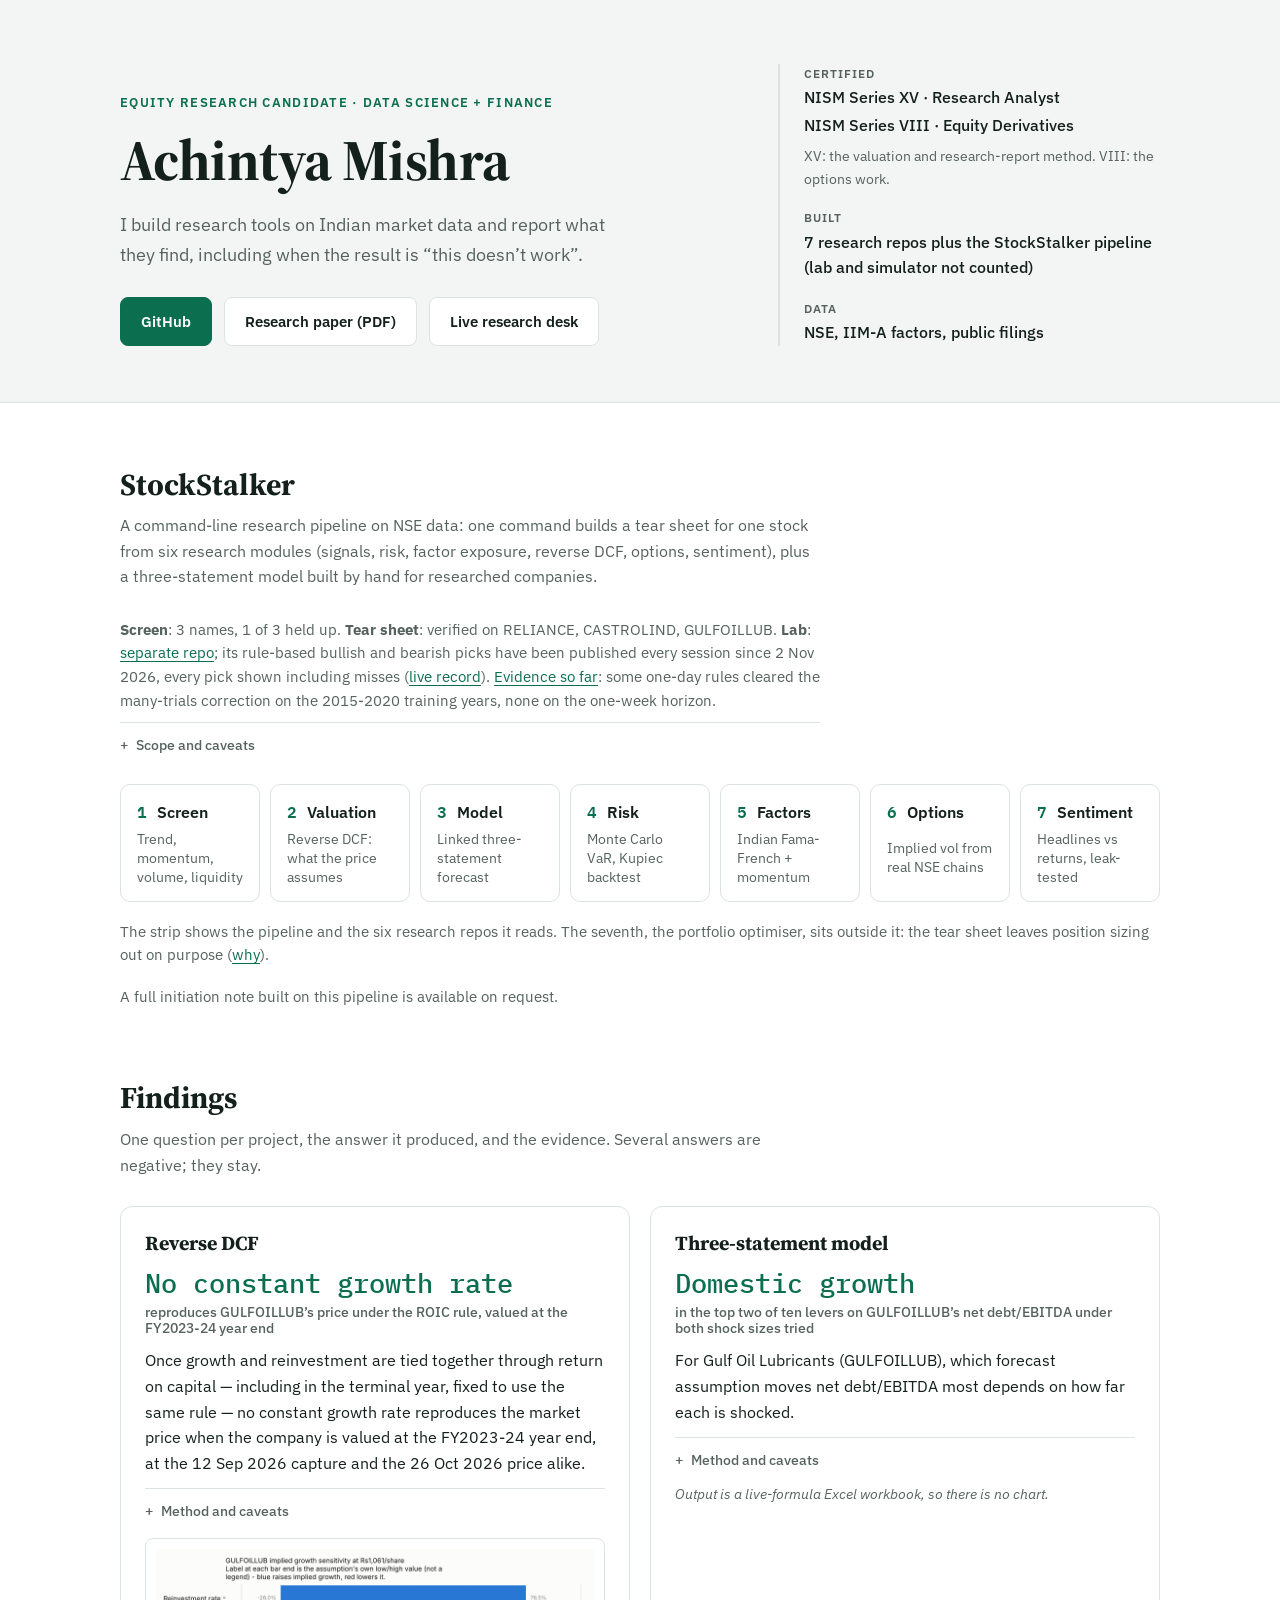
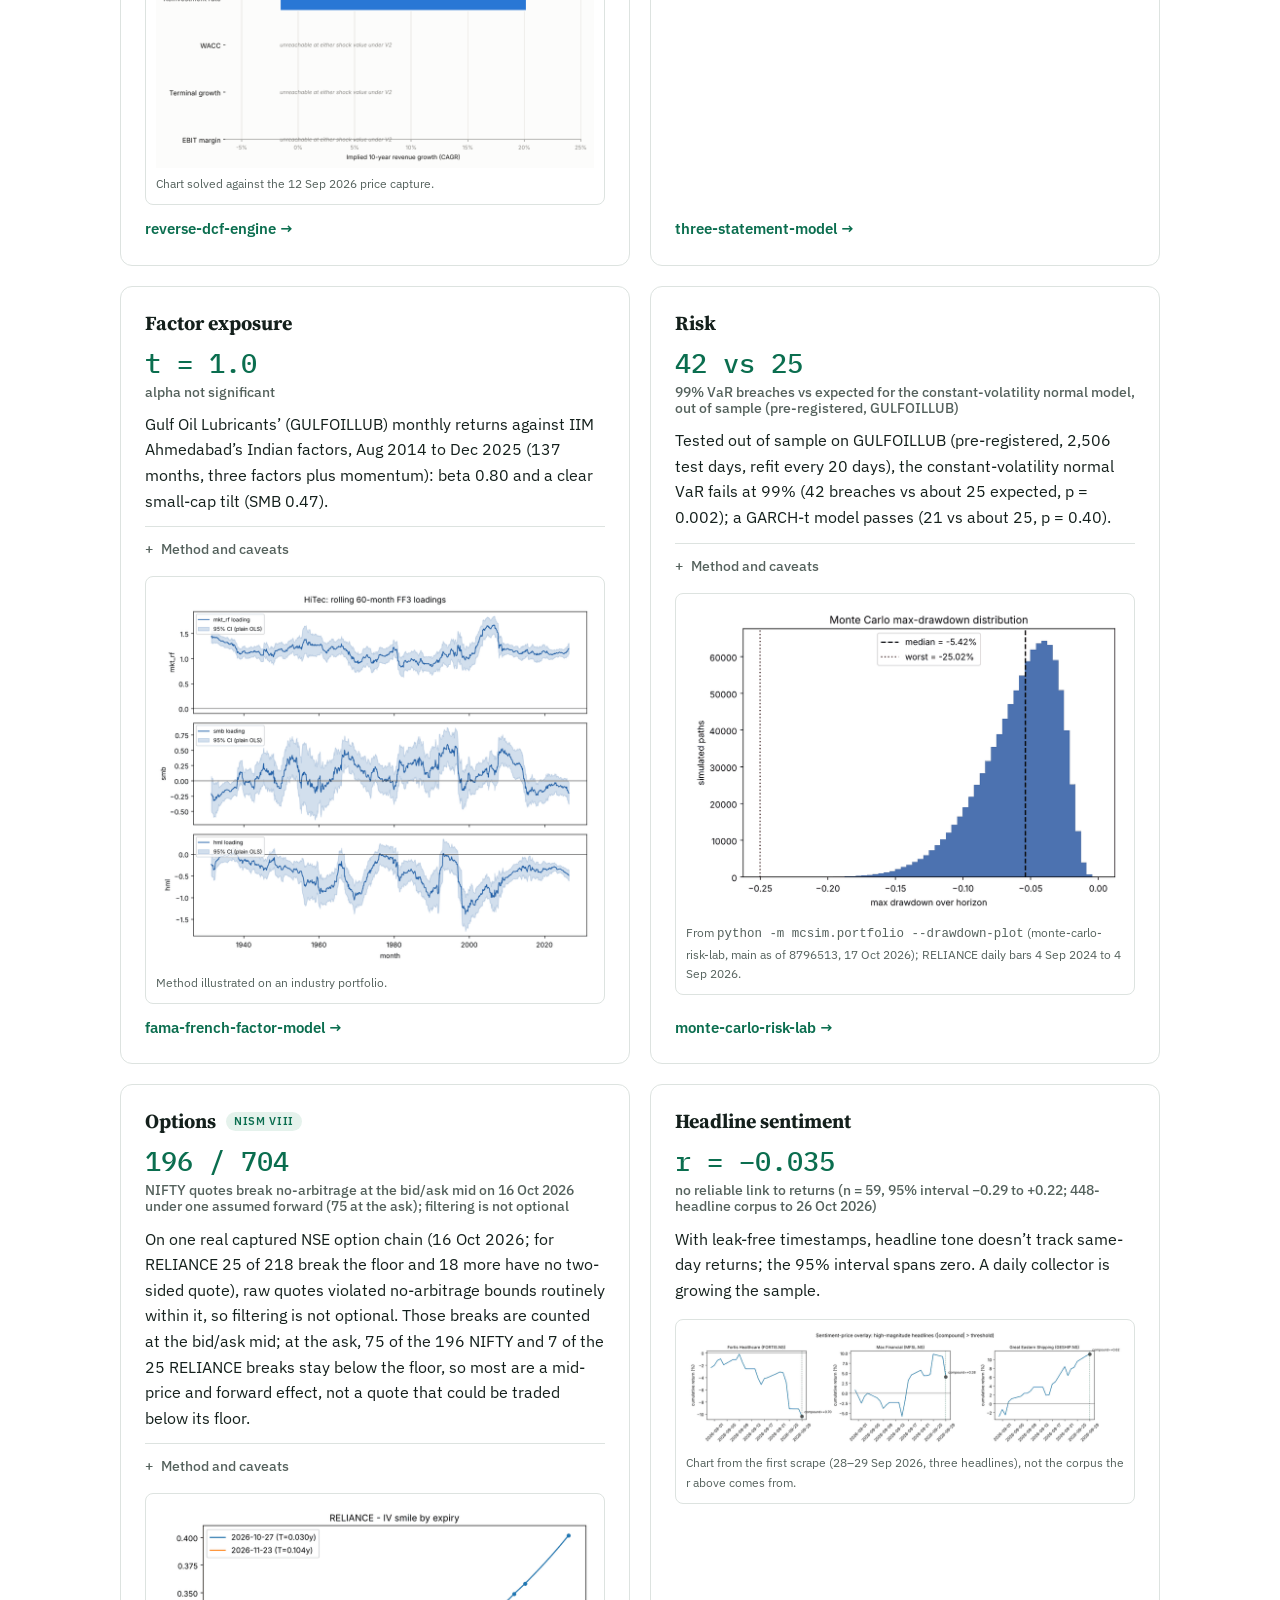
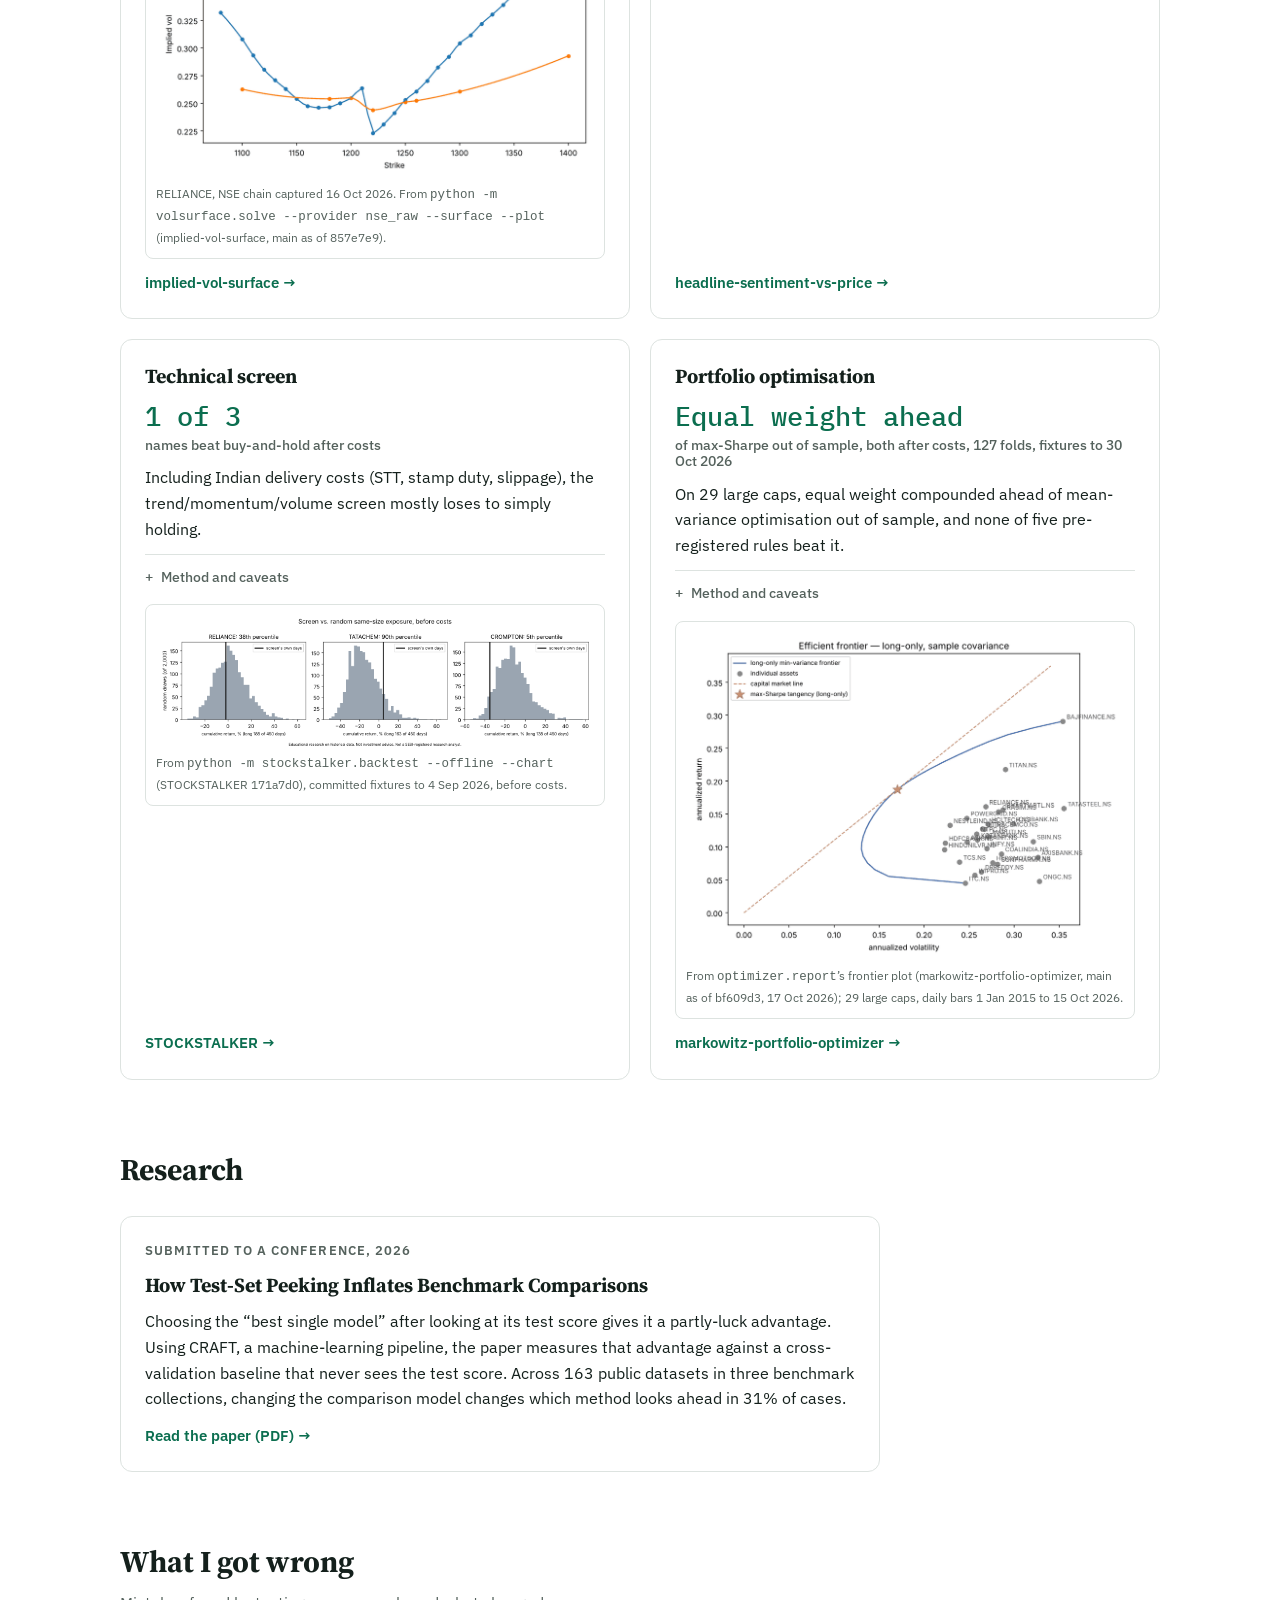
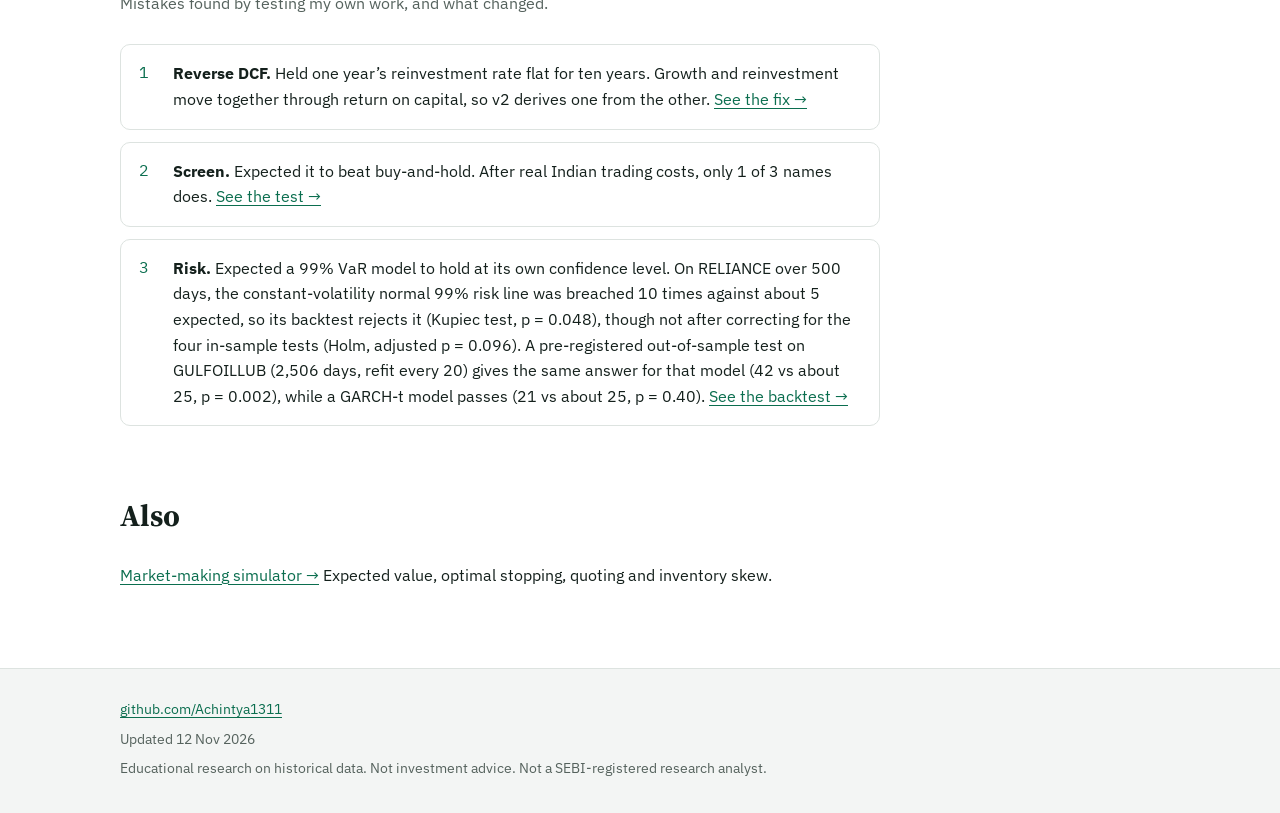
<file: index.html>
<!doctype html>
<html lang="en">
<head>
<meta charset="utf-8">
<meta name="viewport" content="width=device-width,initial-scale=1">
<title>Achintya Mishra — Equity Research</title>
<meta name="description" content="Equity research candidate, data science + finance. StockStalker: a command-line research pipeline on NSE data, plus seven research projects with honest, reproducible findings.">
<meta property="og:type" content="website">
<meta property="og:title" content="Achintya Mishra — Equity Research">
<meta property="og:description" content="StockStalker research pipeline and seven NSE research projects, findings included even when they failed.">
<meta property="og:url" content="https://achintya1311.github.io/">
<meta property="og:image" content="https://achintya1311.github.io/assets/og-image.png">
<meta property="og:image:width" content="1200">
<meta property="og:image:height" content="630">
<meta name="twitter:card" content="summary_large_image">
<meta name="twitter:title" content="Achintya Mishra — Equity Research">
<meta name="twitter:description" content="StockStalker research pipeline and seven NSE research projects, findings included even when they failed.">
<meta name="twitter:image" content="https://achintya1311.github.io/assets/og-image.png">
<link rel="preconnect" href="https://fonts.googleapis.com">
<link rel="preconnect" href="https://fonts.gstatic.com" crossorigin>
<link rel="stylesheet" href="https://fonts.googleapis.com/css2?family=IBM+Plex+Mono:wght@500&family=IBM+Plex+Sans:wght@400;500;600&family=Source+Serif+4:opsz,wght@8..60,600;8..60,700&display=swap">
<link rel="stylesheet" href="style.css">
</head>
<body>

<header class="hero">
  <div class="wrap hero-grid">
    <div>
      <p class="kicker">Equity research candidate &middot; data science + finance</p>
      <h1>Achintya Mishra</h1>
      <p class="lede">I build research tools on Indian market data and report what they find, including when the result is &ldquo;this doesn&rsquo;t work&rdquo;.</p>
      <div class="actions">
        <a class="button primary" href="https://github.com/Achintya1311">GitHub</a>
        <a class="button" href="research/craft.pdf">Research paper (PDF)</a>
        <a class="button" href="desk/">Live research desk</a>
      </div>
    </div>
    <dl class="facts">
      <div><dt>Certified</dt><dd>NISM Series XV &middot; Research Analyst</dd><dd>NISM Series VIII &middot; Equity Derivatives</dd><dd class="use">XV: the valuation and research-report method. VIII: the options work.</dd></div>
      <div><dt>Built</dt><dd>7 research repos plus the StockStalker pipeline (lab and simulator not counted)</dd></div>
      <div><dt>Data</dt><dd>NSE, IIM-A factors, public filings</dd></div>
    </dl>
  </div>
</header>

<main>

  <section id="stockstalker" class="wrap section">
    <div class="section-head">
      <h2>StockStalker</h2>
      <p>A command-line research pipeline on NSE data: one command builds a tear sheet for one stock from six research modules (signals, risk, factor exposure, reverse DCF, options, sentiment), plus a three-statement model built by hand for researched companies.</p>
      <p class="note"><strong>Screen</strong>: 3 names, 1 of 3 held up. <strong>Tear sheet</strong>: verified on RELIANCE, CASTROLIND, GULFOILLUB. <strong>Lab</strong>: <a href="https://github.com/Achintya1311/stockstalker-lab">separate repo</a>; its rule-based bullish and bearish picks have been published every session since 2 Nov 2026, every pick shown including misses (<a href="desk/#picks">live record</a>). <a href="https://github.com/Achintya1311/stockstalker-lab/blob/main/reports/evidence_train.md">Evidence so far</a>: some one-day rules cleared the many-trials correction on the 2015-2020 training years, none on the one-week horizon.</p>
      <details class="more"><summary>Scope and caveats</summary><p>Options run for F&amp;O stocks only. Headline sentiment runs where its hand-written lookup knows the company (23 companies; none of the three verified names). Full fundamentals are hand-built for one name, Gulf Oil Lubricants, the hand-researched subject. Verified end to end on an F&amp;O large-cap (RELIANCE), a non-F&amp;O mid-cap (CASTROLIND) and GULFOILLUB. The lab's picks are model output in testing from provisional rules: not investment advice or a recommendation.</p></details>
    </div>
    <ol class="pipeline">
      <li><a href="https://github.com/Achintya1311/STOCKSTALKER"><span class="step">Screen</span><span class="what">Trend, momentum, volume, liquidity</span></a></li>
      <li><a href="https://github.com/Achintya1311/reverse-dcf-engine"><span class="step">Valuation</span><span class="what">Reverse DCF: what the price assumes</span></a></li>
      <li><a href="https://github.com/Achintya1311/three-statement-model"><span class="step">Model</span><span class="what">Linked three-statement forecast</span></a></li>
      <li><a href="https://github.com/Achintya1311/monte-carlo-risk-lab"><span class="step">Risk</span><span class="what">Monte Carlo VaR, Kupiec backtest</span></a></li>
      <li><a href="https://github.com/Achintya1311/fama-french-factor-model"><span class="step">Factors</span><span class="what">Indian Fama-French + momentum</span></a></li>
      <li><a href="https://github.com/Achintya1311/implied-vol-surface"><span class="step">Options</span><span class="what">Implied vol from real NSE chains</span></a></li>
      <li><a href="https://github.com/Achintya1311/headline-sentiment-vs-price"><span class="step">Sentiment</span><span class="what">Headlines vs returns, leak-tested</span></a></li>
    </ol>
    <p class="note">The strip shows the pipeline and the six research repos it reads. The seventh, the portfolio optimiser, sits outside it: the tear sheet leaves position sizing out on purpose (<a href="https://github.com/Achintya1311/STOCKSTALKER/blob/main/docs/front-door.md">why</a>).</p>
    <p class="note">A full initiation note built on this pipeline is available on request.</p>
  </section>

  <!-- Section 2b: stockstalker-lab's picks scoreboard goes here once it ships. Owned by stockstalker-lab/SPEC.md. Never built, edited or removed by the fix routine. -->

  <section id="findings" class="wrap section">
    <div class="section-head">
      <h2>Findings</h2>
      <p>One question per project, the answer it produced, and the evidence. Several answers are negative; they stay.</p>
    </div>
    <div class="grid">

      <article class="card">
        <h3>Reverse DCF</h3>
        <p class="stat">No constant growth rate <span>reproduces GULFOILLUB&rsquo;s price under the ROIC rule, valued at the FY2023-24 year end</span></p>
        <p class="a">Once growth and reinvestment are tied together through return on capital &mdash; including in the terminal year, fixed to use the same rule &mdash; no constant growth rate reproduces the market price when the company is valued at the FY2023-24 year end, at the 12 Sep 2026 capture and the 26 Oct 2026 price alike.</p>
        <details class="more"><summary>Method and caveats</summary><p>Valued at the price date instead, 10.3% a year does reproduce the 26 Oct price, so the answer depends on that timing convention.</p></details>
        <figure class="fig"><img src="assets/charts/reverse-dcf.png" width="900" height="450" loading="lazy" alt="Tornado chart of how implied 10-year growth moves when each DCF input is shocked across its historical range."><figcaption>Chart solved against the 12 Sep 2026 price capture.</figcaption></figure>
        <a class="repo" href="https://github.com/Achintya1311/reverse-dcf-engine">reverse-dcf-engine &rarr;</a>
      </article>

      <article class="card">
        <h3>Three-statement model</h3>
        <p class="stat">Domestic growth <span>in the top two of ten levers on GULFOILLUB&rsquo;s net debt/EBITDA under both shock sizes tried</span></p>
        <p class="a">For Gulf Oil Lubricants (GULFOILLUB), which forecast assumption moves net debt/EBITDA most depends on how far each is shocked.</p>
        <details class="more"><summary>Method and caveats</summary><p>With fixed hand-picked steps, dividend payout ranks first (0.34&times; impact) and domestic growth second (0.21&times;), but payout starts from an assumed 0% because the filings carry no dividend data; shocked by one standard deviation of each lever&rsquo;s own history, domestic growth ranks first (0.70&times;) and capex margin second (0.43&times;). The balance sheet balances every forecast year, enforced by a test.</p></details>
        <p class="fig-note">Output is a live-formula Excel workbook, so there is no chart.</p>
        <a class="repo" href="https://github.com/Achintya1311/three-statement-model">three-statement-model &rarr;</a>
      </article>

      <article class="card">
        <h3>Factor exposure</h3>
        <p class="stat">t = 1.0 <span>alpha not significant</span></p>
        <p class="a">Gulf Oil Lubricants&rsquo; (GULFOILLUB) monthly returns against IIM Ahmedabad&rsquo;s Indian factors, Aug 2014 to Dec 2025 (137 months, three factors plus momentum): beta 0.80 and a clear small-cap tilt (SMB 0.47).</p>
        <details class="more"><summary>Method and caveats</summary><p>Of its average excess return of 1.30 percentage points a month, the fit attributes 0.85 to alpha and 0.45 to those factor exposures, but the alpha is too noisy to tell apart from zero over 137 months (t &asymp; 1.0).</p></details>
        <figure class="fig"><img src="assets/charts/factor-model.png" width="900" height="780" loading="lazy" alt="Rolling 60-month factor loadings with 95% bands, shown on an industry portfolio to illustrate the method."><figcaption>Method illustrated on an industry portfolio.</figcaption></figure>
        <a class="repo" href="https://github.com/Achintya1311/fama-french-factor-model">fama-french-factor-model &rarr;</a>
      </article>

      <article class="card">
        <h3>Risk</h3>
        <p class="stat">42 vs 25 <span>99% VaR breaches vs expected for the constant-volatility normal model, out of sample (pre-registered, GULFOILLUB)</span></p>
        <p class="a">Tested out of sample on GULFOILLUB (pre-registered, 2,506 test days, refit every 20 days), the constant-volatility normal VaR fails at 99% (42 breaches vs about 25 expected, p = 0.002); a GARCH-t model passes (21 vs about 25, p = 0.40).</p>
        <details class="more"><summary>Method and caveats</summary><p>In sample on RELIANCE the same normal model was breached 10 times against about 5 expected: Kupiec rejects it (p = 0.048), but that is one of four in-sample tests and does not survive a Holm correction (adjusted p = 0.096), so the out-of-sample test is the evidence that the tails are fatter than the model assumes.</p></details>
        <figure class="fig"><img src="assets/charts/risk-lab.png" width="900" height="643" loading="lazy" alt="Histogram of a million simulated 20-day maximum drawdowns on RELIANCE, with the median and worst path marked."><figcaption>From <code>python -m mcsim.portfolio --drawdown-plot</code> (monte-carlo-risk-lab, main as of 8796513, 17 Oct 2026); RELIANCE daily bars 4 Sep 2024 to 4 Sep 2026.</figcaption></figure>
        <a class="repo" href="https://github.com/Achintya1311/monte-carlo-risk-lab">monte-carlo-risk-lab &rarr;</a>
      </article>

      <article class="card">
        <h3>Options <span class="tag">NISM VIII</span></h3>
        <p class="stat">196 / 704 <span>NIFTY quotes break no-arbitrage at the bid/ask mid on 16 Oct 2026 under one assumed forward (75 at the ask); filtering is not optional</span></p>
        <p class="a">On one real captured NSE option chain (16 Oct 2026; for RELIANCE 25 of 218 break the floor and 18 more have no two-sided quote), raw quotes violated no-arbitrage bounds routinely within it, so filtering is not optional. Those breaks are counted at the bid/ask mid; at the ask, 75 of the 196 NIFTY and 7 of the 25 RELIANCE breaks stay below the floor, so most are a mid-price and forward effect, not a quote that could be traded below its floor.</p>
        <details class="more"><summary>Method and caveats</summary><p>Every NIFTY batch captured since breaks the floor too: 49 / 704 (21 Oct), 89 / 288 (23 Oct, one expiry, intraday), 129 / 704 (23 Oct close) and 71 / 704 (27 Oct, intraday on an expiry day; another 288 contracts expire that day and have no implied vol). Five batches in under two weeks show it recurs, not that it always will. The counts assume one forward (r = 6.5%, q = 0); with a forward taken from each chain&rsquo;s own put-call parity they move both ways (196 &rarr; 126 on 16 Oct, 129 &rarr; 136 on 23 Oct), and breaks stay routine either way.</p></details>
        <figure class="fig"><img src="assets/charts/iv-surface.png" width="900" height="562" loading="lazy" alt="Implied volatility smile across strikes from a real captured option chain, one curve per expiry."><figcaption>RELIANCE, NSE chain captured 16 Oct 2026. From <code>python -m volsurface.solve --provider nse_raw --surface --plot</code> (implied-vol-surface, main as of 857e7e9).</figcaption></figure>
        <a class="repo" href="https://github.com/Achintya1311/implied-vol-surface">implied-vol-surface &rarr;</a>
      </article>

      <article class="card">
        <h3>Headline sentiment</h3>
        <p class="stat">r = &minus;0.035 <span>no reliable link to returns (n = 59, 95% interval &minus;0.29 to +0.22; 448-headline corpus to 26 Oct 2026)</span></p>
        <p class="a">With leak-free timestamps, headline tone doesn&rsquo;t track same-day returns; the 95% interval spans zero. A daily collector is growing the sample.</p>
        <figure class="fig"><img src="assets/charts/sentiment.png" width="900" height="240" loading="lazy" alt="Cumulative return around the three strongest-sentiment headlines of the 28-29 Sep 2026 scrape, with the aligned session marked."><figcaption>Chart from the first scrape (28&ndash;29 Sep 2026, three headlines), not the corpus the r above comes from.</figcaption></figure>
        <a class="repo" href="https://github.com/Achintya1311/headline-sentiment-vs-price">headline-sentiment-vs-price &rarr;</a>
      </article>

      <article class="card">
        <h3>Technical screen</h3>
        <p class="stat">1 of 3 <span>names beat buy-and-hold after costs</span></p>
        <p class="a">Including Indian delivery costs (STT, stamp duty, slippage), the trend/momentum/volume screen mostly loses to simply holding.</p>
        <details class="more"><summary>Method and caveats</summary><p>Its one surviving win also beats being long the same number of days at random: at the 90th percentile of 2,000 random draws, better than most random picks of the same exposure. With three names, one result that high happens by chance about a quarter of the time. A second apparent win, before costs, was itself that kind of random-exposure fluke (bottom 5th percentile) and didn&rsquo;t survive costs either.</p></details>
        <figure class="fig"><img src="assets/charts/stockstalker-screen.png" width="900" height="270" loading="lazy" alt="For RELIANCE, TATACHEM and CROMPTON, histograms of 2,000 random same-size exposures with the screen's own return marked, before costs: 38th, 90th and 5th percentile."><figcaption>From <code>python -m stockstalker.backtest --offline --chart</code> (STOCKSTALKER 171a7d0), committed fixtures to 4 Sep 2026, before costs.</figcaption></figure>
        <a class="repo" href="https://github.com/Achintya1311/STOCKSTALKER">STOCKSTALKER &rarr;</a>
      </article>

      <article class="card">
        <h3>Portfolio optimisation</h3>
        <p class="stat">Equal weight ahead <span>of max-Sharpe out of sample, both after costs, 127 folds, fixtures to 30 Oct 2026</span></p>
        <p class="a">On 29 large caps, equal weight compounded ahead of mean-variance optimisation out of sample, and none of five pre-registered rules beat it.</p>
        <details class="more"><summary>Method and caveats</summary><p>On fixtures to 30 Oct 2026 (127 folds): +433% vs +278% before costs, +426% vs +228% after costs, with both portfolios paying to rebalance; at the 26 Oct refresh (126 folds) it was +427% vs +309% before costs. A weekly data refresh adds folds and rewrites adjusted prices, so the figures move a little each week. Costs widen the gap, since the optimizer&rsquo;s own turnover (54% per fold vs 5%) costs more than the raw cost-rate difference suggests. The gap is not statistically significant at the 252-day training window (Sharpe difference &minus;0.42, 95% interval &minus;0.96 to +0.02); equal weight stays ahead across the risk-free rates and training windows tried, and only the 126-day window separates them clearly.</p></details>
        <figure class="fig"><img src="assets/charts/markowitz.png" width="900" height="675" loading="lazy" alt="Efficient frontier, tangency portfolio and capital market line for 29 large-cap stocks."><figcaption>From <code>optimizer.report</code>&rsquo;s frontier plot (markowitz-portfolio-optimizer, main as of bf609d3, 17 Oct 2026); 29 large caps, daily bars 1 Jan 2015 to 15 Oct 2026.</figcaption></figure>
        <a class="repo" href="https://github.com/Achintya1311/markowitz-portfolio-optimizer">markowitz-portfolio-optimizer &rarr;</a>
      </article>

    </div>
  </section>

  <section id="research" class="wrap section">
    <div class="section-head"><h2>Research</h2></div>
    <article class="card wide">
      <p class="meta">Submitted to a conference, 2026</p>
      <h3>How Test-Set Peeking Inflates Benchmark Comparisons</h3>
      <p>Choosing the &ldquo;best single model&rdquo; after looking at its test score gives it a partly-luck advantage. Using CRAFT, a machine-learning pipeline, the paper measures that advantage against a cross-validation baseline that never sees the test score. Across 163 public datasets in three benchmark collections, changing the comparison model changes which method looks ahead in 31% of cases.</p>
      <a class="repo" href="research/craft.pdf">Read the paper (PDF) &rarr;</a>
    </article>
  </section>

  <section id="wrong" class="wrap section">
    <div class="section-head">
      <h2>What I got wrong</h2>
      <p>Mistakes found by testing my own work, and what changed.</p>
    </div>
    <ol class="log">
      <li><strong>Reverse DCF.</strong> Held one year&rsquo;s reinvestment rate flat for ten years. Growth and reinvestment move together through return on capital, so v2 derives one from the other. <a href="https://github.com/Achintya1311/reverse-dcf-engine">See the fix &rarr;</a></li>
      <li><strong>Screen.</strong> Expected it to beat buy-and-hold. After real Indian trading costs, only 1 of 3 names does. <a href="https://github.com/Achintya1311/STOCKSTALKER">See the test &rarr;</a></li>
      <li><strong>Risk.</strong> Expected a 99% VaR model to hold at its own confidence level. On RELIANCE over 500 days, the constant-volatility normal 99% risk line was breached 10 times against about 5 expected, so its backtest rejects it (Kupiec test, p = 0.048), though not after correcting for the four in-sample tests (Holm, adjusted p = 0.096). A pre-registered out-of-sample test on GULFOILLUB (2,506 days, refit every 20) gives the same answer for that model (42 vs about 25, p = 0.002), while a GARCH-t model passes (21 vs about 25, p = 0.40). <a href="https://github.com/Achintya1311/monte-carlo-risk-lab">See the backtest &rarr;</a></li>
    </ol>
  </section>

  <section id="other" class="wrap section">
    <div class="section-head"><h2>Also</h2></div>
    <p><a href="https://github.com/Achintya1311/Market-Making-Betting-Game-Simulator">Market-making simulator &rarr;</a> Expected value, optimal stopping, quoting and inventory skew.</p>
  </section>

</main>

<footer>
  <div class="wrap foot">
    <a href="https://github.com/Achintya1311">github.com/Achintya1311</a>
    <p class="updated">Updated 12 Nov 2026</p>
    <p class="disclaimer">Educational research on historical data. Not investment advice. Not a SEBI-registered research analyst.</p>
  </div>
</footer>

</body>
</html>
</file>
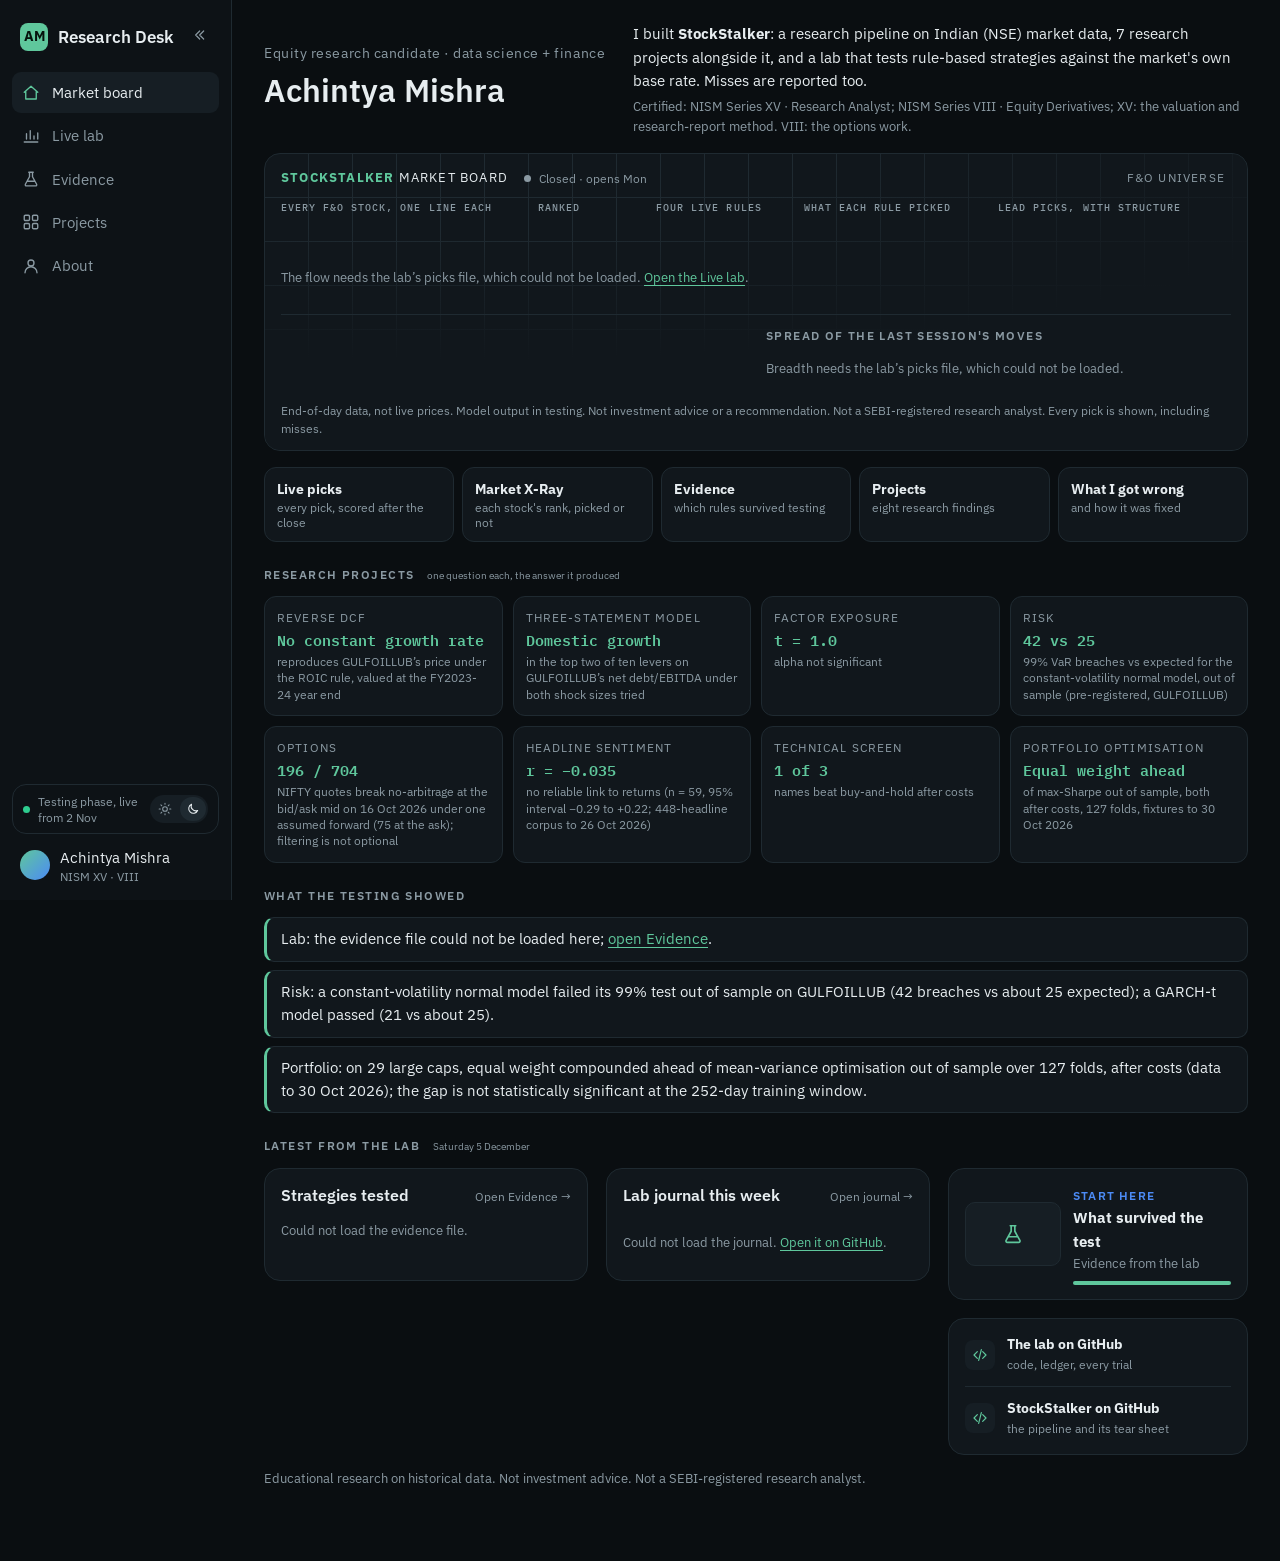
<file: desk/index.html>
<!doctype html>
<html lang="en" data-theme="dark">
<head>
<meta charset="utf-8">
<meta name="viewport" content="width=device-width,initial-scale=1">
<title>Research Desk — Achintya Mishra</title>
<meta name="description" content="Interactive view of Achintya Mishra's equity research portfolio: findings with charts, the StockStalker pipeline, and what went wrong.">
<link rel="preconnect" href="https://fonts.googleapis.com"><link rel="preconnect" href="https://fonts.gstatic.com" crossorigin>
<link rel="stylesheet" href="https://fonts.googleapis.com/css2?family=IBM+Plex+Mono:wght@500&family=IBM+Plex+Sans:wght@400;500;600&display=swap">
<link rel="stylesheet" href="desk.css">
<link rel="stylesheet" href="evidence.css">
<link rel="stylesheet" href="home.css">
<link rel="stylesheet" href="board.css">
</head>
<body>
<svg width="0" height="0" style="position:absolute" aria-hidden="true"><defs>
<symbol id="i-home" viewBox="0 0 24 24" fill="none" stroke="currentColor" stroke-width="1.8" stroke-linecap="round" stroke-linejoin="round"><path d="M3 11l9-8 9 8M5 10v10h14V10"/></symbol>
<symbol id="i-grid" viewBox="0 0 24 24" fill="none" stroke="currentColor" stroke-width="1.8" stroke-linecap="round" stroke-linejoin="round"><rect x="3" y="3" width="7" height="7" rx="1.5"/><rect x="14" y="3" width="7" height="7" rx="1.5"/><rect x="3" y="14" width="7" height="7" rx="1.5"/><rect x="14" y="14" width="7" height="7" rx="1.5"/></symbol>
<symbol id="i-chart" viewBox="0 0 24 24" fill="none" stroke="currentColor" stroke-width="1.8" stroke-linecap="round" stroke-linejoin="round"><path d="M3 20h18M6 16V9M11 16V5M16 16v-4M21 16V8"/></symbol>
<symbol id="i-book" viewBox="0 0 24 24" fill="none" stroke="currentColor" stroke-width="1.8" stroke-linecap="round" stroke-linejoin="round"><path d="M4 5a2 2 0 012-2h13v16H6a2 2 0 00-2 2zM4 19V5M9 7h6"/></symbol>
<symbol id="i-flask" viewBox="0 0 24 24" fill="none" stroke="currentColor" stroke-width="1.8" stroke-linecap="round" stroke-linejoin="round"><path d="M9 3h6M10 3v6L4.5 19a1.5 1.5 0 001.3 2.2h12.4a1.5 1.5 0 001.3-2.2L14 9V3M7.5 15h9"/></symbol>
<symbol id="i-warn" viewBox="0 0 24 24" fill="none" stroke="currentColor" stroke-width="1.8" stroke-linecap="round" stroke-linejoin="round"><path d="M12 3l10 18H2zM12 10v5M12 18v.5"/></symbol>
<symbol id="i-file" viewBox="0 0 24 24" fill="none" stroke="currentColor" stroke-width="1.8" stroke-linecap="round" stroke-linejoin="round"><path d="M6 3h8l5 5v13H6zM14 3v5h5M9 13h7M9 17h7"/></symbol>
<symbol id="i-ext" viewBox="0 0 24 24" fill="none" stroke="currentColor" stroke-width="1.8" stroke-linecap="round" stroke-linejoin="round"><path d="M14 4h6v6M20 4l-9 9M18 14v6H4V6h6"/></symbol><symbol id="i-code" viewBox="0 0 24 24" fill="none" stroke="currentColor" stroke-width="1.8" stroke-linecap="round" stroke-linejoin="round"><path d="M8 7l-5 5 5 5M16 7l5 5-5 5M14 4l-4 16"/></symbol>
<symbol id="i-user" viewBox="0 0 24 24" fill="none" stroke="currentColor" stroke-width="1.8" stroke-linecap="round" stroke-linejoin="round"><circle cx="12" cy="8" r="4"/><path d="M4 21a8 8 0 0116 0"/></symbol>
<symbol id="i-sun" viewBox="0 0 24 24" fill="none" stroke="currentColor" stroke-width="1.8" stroke-linecap="round"><circle cx="12" cy="12" r="4"/><path d="M12 2v2M12 20v2M2 12h2M20 12h2M5 5l1.5 1.5M17.5 17.5L19 19M5 19l1.5-1.5M17.5 6.5L19 5"/></symbol>
<symbol id="i-moon" viewBox="0 0 24 24" fill="none" stroke="currentColor" stroke-width="1.8" stroke-linecap="round" stroke-linejoin="round"><path d="M20 14.5A8 8 0 019.5 4 8 8 0 1020 14.5z"/></symbol>
<symbol id="i-side" viewBox="0 0 24 24" fill="none" stroke="currentColor" stroke-width="1.8" stroke-linecap="round" stroke-linejoin="round"><path d="M13 6l-6 6 6 6M19 6l-6 6 6 6"/></symbol>
</defs></svg>

<a class="skip" href="#main">Skip to content</a>
<div class="shell" data-name="Research Desk">
  <nav class="side" aria-label="Sections">
    <div class="brand"><b>AM</b><span class="lbl">Research Desk</span><button class="tog" data-tog aria-label="Collapse sidebar" aria-expanded="true"><svg width="16" height="16"><use href="#i-side"/></svg></button></div>
    <!-- DD1/DD8: five groups in story order; data-views lists the views each group holds (sub-views are tabs) -->
    <a class="nav" href="#home" data-views="home" aria-label="Market board"><svg><use href="#i-home"/></svg><span class="lbl">Market board</span></a>
    <a class="nav" href="#picks" data-views="picks xray lab" aria-label="Live lab"><svg><use href="#i-chart"/></svg><span class="lbl">Live lab</span></a>
    <a class="nav" href="#evidence" data-views="evidence rule-t04 rule-e2a rule-a05b rule-a01" aria-label="Evidence"><svg><use href="#i-flask"/></svg><span class="lbl">Evidence</span></a>
    <a class="nav" href="#findings" data-views="findings wrong" aria-label="Projects"><svg><use href="#i-grid"/></svg><span class="lbl">Projects</span></a>
    <a class="nav" href="#about" data-views="about" aria-label="About"><svg><use href="#i-user"/></svg><span class="lbl">About</span></a>
    <div class="grow"></div>
    <div class="pill" title="Lab status: testing phase, live from 2 Nov 2026"><span class="dot live" aria-hidden="true"></span><span class="lbl">Testing phase, live from 2 Nov</span>
      <span class="theme"><button data-t="light" aria-label="Light theme" aria-pressed="false"><svg width="14" height="14"><use href="#i-sun"/></svg></button><button data-t="dark" aria-label="Dark theme" aria-pressed="true"><svg width="14" height="14"><use href="#i-moon"/></svg></button></span></div>
    <div class="me"><span class="av"></span><div>Achintya Mishra<small>NISM XV · VIII</small></div></div>
  </nav>
  <main id="main" tabindex="-1">
    <!-- below 760px the sidebar becomes the bottom tab bar; this strip keeps the one status chip (DD6) and the theme switch on top -->
    <div class="mbar"><b class="mb-b" aria-hidden="true">AM</b><span class="pill mpill"><span class="dot live" aria-hidden="true"></span><span>Testing phase, live from 2 Nov</span></span>
      <span class="theme"><button data-t="light" aria-label="Light theme" aria-pressed="false"><svg width="14" height="14"><use href="#i-sun"/></svg></button><button data-t="dark" aria-label="Dark theme" aria-pressed="true"><svg width="14" height="14"><use href="#i-moon"/></svg></button></span></div>
    <section class="view" id="home">
      <!-- First screen (AB, 10 Nov 2026): who in two lines, then the StockStalker market board. Projects, proof and the lab feed follow. -->
      <div class="ov ov-c">
        <div class="ov-id">
          <p class="ov-k" id="ov-kick">Equity research candidate · data science + finance</p>
          <h1 id="hello">Achintya Mishra</h1>
        </div>
        <div class="ov-tx">
          <p class="ov-what">I built <b>StockStalker</b>: a research pipeline on Indian (NSE) market data, <span id="ov-built">plus research projects</span>, and a lab that tests rule-based strategies against the market's own base rate. Misses are reported too.</p>
          <p class="ov-cert" id="ov-cert">Certified: NISM Series XV · Research Analyst; NISM Series VIII · Equity Derivatives</p>
        </div>
      </div>

      <div class="mb" id="board">
        <div class="mb-top">
          <span class="mb-name"><b>StockStalker</b> market board</span>
          <span class="status"><i class="dot live"></i><span id="mkt-state">Closed</span></span>
          <span class="asof">F&amp;O UNIVERSE <small id="asof"></small></span>
          <p id="counts" class="counts" aria-live="polite"></p>
        </div>
        <div class="fl-heads" aria-hidden="true"><span>Every F&amp;O stock, one line each</span><span>Ranked</span><span>Four live rules</span><span>What each rule picked</span><span>Lead picks, with structure</span></div>
        <div class="fl-br" id="fl-br"></div>
        <div class="fl" id="flow">
          <div class="fl-svg" id="fl-svg"><p class="note">Loading the market…</p></div>
          <div class="fl-cards" id="fl-cards"></div>
          <div class="fl-tip" id="fl-tip" hidden></div>
        </div>
        <div class="fl-list" id="fl-list"></div>
        <p class="fl-cap" id="fl-cap"></p>
        <div class="mb-low">
          <div id="rec" class="rec"></div>
          <div><h2 class="mb-h">Spread of the last session's moves</h2><div id="depth" class="depth"></div></div>
        </div>
        <p class="note mb-note">End-of-day data, not live prices. Model output in testing. Not investment advice or a recommendation. Not a SEBI-registered research analyst. Every pick is shown, including misses.</p>
      </div>

      <nav class="jump" aria-label="Go to">
        <a href="#picks"><b>Live picks</b><small>every pick, scored after the close</small></a>
        <a href="#xray"><b>Market X-Ray</b><small>each stock's rank, picked or not</small></a>
        <a href="#evidence"><b>Evidence</b><small>which rules survived testing</small></a>
        <a href="#findings"><b>Projects</b><small>eight research findings</small></a>
        <a href="#wrong"><b>What I got wrong</b><small>and how it was fixed</small></a>
      </nav>

      <h2 class="ov-sub">Research projects <small>one question each, the answer it produced</small></h2>
      <div id="proj" class="proj"><p class="note">Loading projects…</p></div>

      <h2 class="ov-sub">What the testing showed</h2>
      <ul class="proof">
        <li id="proof-lab">The lab's evidence file is loading.</li>
        <li data-card="Risk">Risk: a constant-volatility normal model failed its 99% test out of sample on GULFOILLUB (42 breaches vs about 25 expected); a GARCH-t model passed (21 vs about 25).</li>
        <li data-card="Portfolio optimisation">Portfolio: on 29 large caps, equal weight compounded ahead of mean-variance optimisation out of sample over 127 folds, after costs (data to 30 Oct 2026); the gap is not statistically significant at the 252-day training window.</li>
      </ul>

      <h2 class="ov-sub">Latest from the lab <small id="today"></small></h2>
      <div class="hcols">
        <div class="hmain">
          <div class="hrow">
            <div class="hcard"><h2>Strategies tested <a href="#evidence">Open Evidence →</a></h2><div id="strat"></div></div>
            <div class="hcard"><h2>Lab journal this week <a href="https://github.com/Achintya1311/stockstalker-lab/blob/main/state/journal.md">Open journal →</a></h2><div id="journal" class="orows"></div></div>
          </div>
        </div>
        <div class="hside">
          <a class="scard learn" href="#evidence"><div class="thumb"><svg width="22" height="22"><use href="#i-flask"/></svg></div><div><span class="kick">START HERE</span><b>What survived the test</b><small id="surv-line">Evidence from the lab</small><i class="prog"><s id="surv-bar"></s></i></div></a>
          <div class="qa" aria-label="More from the lab" role="group">
            <a href="https://github.com/Achintya1311/stockstalker-lab"><span class="ico"><svg width="16" height="16"><use href="#i-code"/></svg></span><span><b>The lab on GitHub</b><small>code, ledger, every trial</small></span></a>
            <a href="https://github.com/Achintya1311/STOCKSTALKER"><span class="ico"><svg width="16" height="16"><use href="#i-code"/></svg></span><span><b>StockStalker on GitHub</b><small>the pipeline and its tear sheet</small></span></a>
          </div>
        </div>
      </div>
    </section>

    <section class="view" id="findings">
      <nav class="subtabs" aria-label="Projects"><a href="#findings">Findings</a><a href="#wrong">What I got wrong</a></nav>
      <div class="top"><div><h1>Findings</h1><p>One question per project, the answer, and the evidence. The first finding is open; the arrow on any other shows its summary, and its title opens the full chart.</p></div></div>
      <div class="feed-wrap">
        <div class="chips" id="chips" role="group" aria-label="Filter and sort findings"></div>
        <p class="note fcount" data-count role="status" aria-live="polite"></p>
        <div class="feed" id="feed" data-feed><div class="empty" id="feed-empty">Loading findings…</div></div>
      </div>
    </section>

    <section class="view" id="wrong">
      <nav class="subtabs" aria-label="Projects"><a href="#findings">Findings</a><a href="#wrong">What I got wrong</a></nav>
      <div class="top"><div><h1>What I got wrong</h1><p>Mistakes found by testing my own work, and what changed.</p></div></div>
      <div class="panel"><ul class="list" id="wrong-all"></ul></div>
    </section>

    <section class="view" id="picks">
      <nav class="subtabs" aria-label="Live lab"><a href="#picks">Picks</a><a href="#xray">Market X-Ray</a><a href="#lab">How the lab works</a></nav>
      <div class="top"><div><h1>Picks</h1><p id="picks-sub">Loading the lab's latest picks…</p></div></div>
      <div class="chips"><div class="seg" id="hz" style="margin-left:0"><button data-h="day" aria-pressed="true">Day</button><button data-h="week" aria-pressed="false">Week</button></div></div>
      <div id="picks-body"><div class="empty">Loading…</div></div>
      <p class="note" id="picks-note"></p>
    </section>

    <section class="view" id="evidence">
      <nav class="subtabs" aria-label="Evidence"><a href="#evidence">All results</a><a href="#rule-t04">Connors RSI-2</a><a href="#rule-e2a">Crowded-move reversal</a><a href="#rule-a05b">Max-effect rank</a><a href="#rule-a01">Weekly reversal</a></nav>
      <div class="top"><div><h1>Evidence</h1><p>What the lab measured, with the failures included. Train years 2015 to 2020, hit rate against the market's own base rate.</p></div><a class="btn ghost" href="https://github.com/Achintya1311/stockstalker-lab/blob/main/reports/evidence_train.md">Full report</a></div>
      <div class="stats" id="ev-sum"></div>
      <div class="chips" id="ev-chips"></div>
      <div id="ev-body"><div class="empty">Loading the lab's results…</div></div>
      <div class="panel" style="margin-top:18px"><h2>How to read this</h2>
        <p><b>Edge</b> is how much more often a strategy's picks moved the right way than the market's own base rate for that day. It is not a return. For the lab's first provisional rule, its blended score (Champion v1), the average move of its picks after Indian trading costs was slightly negative in the train years (between −0.12 and −0.54 percentage points), so a hit-rate edge is a research finding, not a claim about money made.</p>
        <p><b>Why there is a correction.</b> The lab tried many variants. Run enough of them and some look good by luck, so every result here is checked again after counting how many were tried. Intervals are built so that days that move together are not counted as independent.</p>
        <details class="how"><summary>How this was tested</summary><p>The joint test is Hansen's SPA (read at 5%), the one-by-one check is the Romano-Wolf stepwise test (StepM, at 10%), and the model confidence set (MCS, at 10%) keeps the variants not clearly worse than the best. Intervals come from a stationary block bootstrap over dates.</p></details>
        <p><b>Limits.</b> Train years only, so none of the lab's strategy results here is validated on unseen data yet. <span id="ev-weekline">The weekly result is read from the lab's evidence file each time.</span> That file is rebuilt by the lab's own workflow and can lag behind its newest experiments, which are not counted here until the next successful build. This page reads the lab's file each time.</p></div>
    </section>

    <section class="view" id="rule-t04">
      <nav class="subtabs" aria-label="Evidence"><a href="#evidence">All results</a><a href="#rule-t04">Connors RSI-2</a><a href="#rule-e2a">Crowded-move reversal</a><a href="#rule-a05b">Max-effect rank</a><a href="#rule-a01">Weekly reversal</a></nav>
      <div class="top"><div><h1>Connors RSI-2</h1><p>Day · bullish picks · one of the lab's four live rules, as fixed before its replay. The train result, the audit, the costs and what would prove it wrong.</p></div></div>
      <div id="rb-t04"><div class="empty">Loading the lab's replay…</div></div>
    </section>

    <section class="view" id="rule-e2a">
      <nav class="subtabs" aria-label="Evidence"><a href="#evidence">All results</a><a href="#rule-t04">Connors RSI-2</a><a href="#rule-e2a">Crowded-move reversal</a><a href="#rule-a05b">Max-effect rank</a><a href="#rule-a01">Weekly reversal</a></nav>
      <div class="top"><div><h1>Crowded-move reversal</h1><p>Day · bearish picks · one of the lab's four live rules, as fixed before its replay. The train result, the audit, the costs and what would prove it wrong.</p></div></div>
      <div id="rb-e2a"><div class="empty">Loading the lab's replay…</div></div>
    </section>

    <section class="view" id="rule-a05b">
      <nav class="subtabs" aria-label="Evidence"><a href="#evidence">All results</a><a href="#rule-t04">Connors RSI-2</a><a href="#rule-e2a">Crowded-move reversal</a><a href="#rule-a05b">Max-effect rank</a><a href="#rule-a01">Weekly reversal</a></nav>
      <div class="top"><div><h1>Max-effect rank</h1><p>Week · bullish picks · one of the lab's four live rules, as fixed before its replay. The train result, the audit, the costs and what would prove it wrong.</p></div></div>
      <div id="rb-a05b"><div class="empty">Loading the lab's replay…</div></div>
    </section>

    <section class="view" id="rule-a01">
      <nav class="subtabs" aria-label="Evidence"><a href="#evidence">All results</a><a href="#rule-t04">Connors RSI-2</a><a href="#rule-e2a">Crowded-move reversal</a><a href="#rule-a05b">Max-effect rank</a><a href="#rule-a01">Weekly reversal</a></nav>
      <div class="top"><div><h1>Weekly reversal</h1><p>Week · bearish picks · one of the lab's four live rules, as fixed before its replay. The train result, the audit, the costs and what would prove it wrong.</p></div></div>
      <div id="rb-a01"><div class="empty">Loading the lab's replay…</div></div>
    </section>

    <section class="view" id="xray">
      <nav class="subtabs" aria-label="Live lab"><a href="#picks">Picks</a><a href="#xray">Market X-Ray</a><a href="#lab">How the lab works</a></nav>
      <div class="top"><div><h1>Market X-Ray</h1><p id="xr-sub">Loading the universe…</p></div></div>
      <div id="xr-body"><div class="empty">Loading…</div></div>
      <p class="note">Model output in testing. Not investment advice or a recommendation. Not a SEBI-registered research analyst. Ranks only, no prices or levels.</p>
    </section>

    <section class="view" id="lab">
      <nav class="subtabs" aria-label="Live lab"><a href="#picks">Picks</a><a href="#xray">Market X-Ray</a><a href="#lab">How the lab works</a></nav>
      <div class="top"><div><h1>Picks lab</h1><p>An autonomous lab testing rule-based NSE F&amp;O strategies against the market's own base rate.</p></div><a class="btn ghost" href="https://github.com/Achintya1311/stockstalker-lab">Repo</a></div>
      <div class="panel"><p>Each strategy is replayed day by day from a blank state, scored only on data it has never seen, and kept only if it beats the share of stocks that moved the same way anyway. Every pick is shown, losers included.</p>
        <p class="note">The live scoreboard is published by the lab's own workflow from 2 Nov 2026 and is not duplicated here. Model output in testing. Not investment advice or a recommendation. Not a SEBI-registered research analyst.</p></div>
    </section>
    <section class="view" id="about">
      <div class="top"><div><h1>About</h1><p id="ab-kick">Who built this desk.</p></div></div>
      <div class="panel ab">
        <h2 id="ab-name">Achintya Mishra</h2>
        <p id="ab-lede"></p>
        <dl id="ab-facts" class="facts"></dl>
        <p class="links"><a class="btn" href="https://github.com/Achintya1311">GitHub</a> <a class="btn ghost" href="../research/craft.pdf">Research paper (PDF)</a> <a class="btn ghost" href="../index.html">Classic page</a></p>
        <p class="note">The classic page is the same content without JavaScript; this desk reads its findings from it.</p>
      </div>
    </section>
    <p class="note">Educational research on historical data. Not investment advice. Not a SEBI-registered research analyst.</p>
  </main>
</div>
<script src="desk.js"></script>
<script src="evidence.js"></script>
<script src="home.js"></script>
<script src="rules.js"></script>
<script src="board.js"></script>
<script>
(async () => {
  const $ = (s, r = document) => r.querySelector(s), esc = s => s.replace(/[&<>"]/g, c => ({ '&': '&amp;', '<': '&lt;', '>': '&gt;', '"': '&quot;' }[c]));
  // categories + whether the result went against the first expectation (neg=1)
  const META = { 'Reverse DCF': ['valuation', 0], 'Three-statement model': ['valuation', 0], 'Factor exposure': ['factors', 1], 'Risk': ['risk', 1], 'Options': ['options', 0], 'Headline sentiment': ['sentiment', 1], 'Technical screen': ['screen', 1], 'Portfolio optimisation': ['portfolio', 1] };
  // neutral status label + one factual line per card, restated from the root page's own card text (W14)
  const STATUS = {
    'Reverse DCF': ['Result', 'For GULFOILLUB, once growth and reinvestment are tied through return on capital, no constant growth rate reproduces its price when the company is valued at the FY2023-24 year end; valued at the price date instead, one does, so the answer depends on that timing convention.'],
    'Three-statement model': ['Held up', 'The balance sheet balances every forecast year, enforced by a test.'],
    'Factor exposure': ['Not significant', 'For GULFOILLUB, Aug 2014 to Dec 2025 (137 months): alpha t = 1.0, so its alpha is too noisy to tell apart from zero; of 1.30 points average excess return a month, 0.85 sits in alpha and 0.45 in factor exposure (beta 0.80, small-cap loading 0.47).'],
    'Risk': ['Normal model rejected', 'The rejected model is the constant-volatility normal one; a GARCH-t model passed the same out-of-sample test.'],
    'Options': ['Filtering needed', 'A quote-quality check: it shows whether raw option quotes can be used as they come. The counts depend on the forward assumed, and breaks stay routine under both forwards tried.'],
    'Headline sentiment': ['No link found', 'Same-day returns only and a small sample, so this says the link is not shown, not that there is none.'],
    'Technical screen': ['Mostly below holding', 'After Indian delivery costs, 1 of 3 names beats buy-and-hold.'],
    'Portfolio optimisation': ['Equal-weight ahead', 'On 29 large caps, equal weight beat mean-variance optimisation out of sample over 127 folds (+433% vs +278% before costs, data to 30 Oct 2026); costs widen the gap.']
  };
  const LABEL = { valuation: 'Valuation', factors: 'Factors', risk: 'Risk', options: 'Options', sentiment: 'Sentiment', screen: 'Screen', portfolio: 'Portfolio' };
  let doc, cards;
  try { const r = await window.deskRoot(); doc = r.doc; cards = r.cards.map(c => { const [cat, neg] = META[c.title] || ['other', 0]; return { ...c, cat, neg }; }); }
  catch { $('#feed-empty').innerHTML = 'Could not load findings here. <a href="../index.html#findings">Open the classic page</a>.'; return; }
  const cats = [...new Set(cards.map(c => c.cat))];
  $('#chips').innerHTML = '<button class="chip" data-cat="all" aria-pressed="true">All</button>' + cats.map(k => `<button class="chip" data-cat="${k}" aria-pressed="false">${LABEL[k] || k}</button>`).join('') +
    '<div class="seg"><button data-sort="new" aria-pressed="true">Pipeline order</button><button data-sort="neg" aria-pressed="false">Negative results first</button></div>';
  $('#feed').innerHTML = cards.map(c => { const st = STATUS[c.title] || ['Result', '']; return `<article class="card fc" data-lb data-seq data-i="${c.i}" data-neg="${c.neg}" data-cat="${c.cat}" data-imgs="${esc(c.src)}" data-note="${esc(c.note)}">
    <span class="fc-cat">${esc(LABEL[c.cat] || 'Finding')}</span>
    <h2 class="fc-t"><button type="button" class="open" aria-haspopup="dialog">${esc(c.title)}</button></h2>
    <p class="fc-stat${c.big.length > 12 ? ' long' : ''}">${esc(c.big)}</p>
    ${c.src ? `<div class="fc-th"><img src="${esc(c.src)}" alt="${esc(c.alt)}" width="96" height="72" loading="lazy"></div>` : '<div class="fc-th ph" aria-hidden="true">Workbook</div>'}
    <p class="fc-sub">${esc(c.sub)}</p>
    <p class="fc-a">${esc(c.text)}</p>
    <p class="fc-foot"><span class="tag neu">${esc(st[0])}</span>${st[1] ? ` <span class="chg">${esc(st[1])}</span>` : ''}</p>
    <button type="button" class="fc-x" aria-expanded="false" aria-label="Show the summary of ${esc(c.title)}"></button>
    <div class="lb-side" hidden><h3>${esc(c.title)} ${c.tag ? `<span class="tag">${esc(c.tag)}</span>` : ''}</h3><div class="big" style="padding:0">${esc(c.big)}<span>${esc(c.sub)}</span></div>${st[1] ? `<p><span class="tag neu">${esc(st[0])}</span> ${esc(st[1])}</p>` : ''}<p>${esc(c.text)}</p>${c.note ? `<p class="note">${esc(c.note)}</p>` : ''}${c.repo ? `<p><a href="${esc(c.repo)}">${esc(c.repoName)} →</a></p>` : ''}</div></article>`; }).join('');
  if (window.deskApply) window.deskApply();
  // About reads the root hero (DD2: the root index.html is the one source)
  const hero = doc.querySelector('header.hero'), tx = sel => { const e = hero && hero.querySelector(sel); return e ? e.textContent.trim() : ''; };
  if (hero) { $('#ab-kick').textContent = tx('.kicker') || $('#ab-kick').textContent; $('#ab-name').textContent = tx('h1') || 'Achintya Mishra'; $('#ab-lede').textContent = tx('.lede');
    $('#ab-facts').innerHTML = [...hero.querySelectorAll('.facts > div')].map(d => `<div><dt>${esc(d.querySelector('dt').textContent)}</dt>${[...d.querySelectorAll('dd')].map(x => `<dd>${esc(x.textContent)}</dd>`).join('')}</div>`).join(''); }
  // DD9: each mistake is one line (its label and first sentence); the rest, with test names and the link, opens in place. The first one is open.
  const wrong = [...doc.querySelectorAll('#wrong .log li')].map(li => {
    li.querySelectorAll('a[href]').forEach(a => { if (!/^(https?:|#)/.test(a.getAttribute('href'))) a.setAttribute('href', '../' + a.getAttribute('href')); });
    const lab = li.querySelector('strong'), nodes = [...li.childNodes].filter(n => n !== lab), t = nodes.find(n => n.nodeType === 3 && n.textContent.trim());
    let head = '', rest = nodes.map(n => n.nodeType === 3 ? esc(n.textContent) : n.outerHTML || '').join('');
    if (t) { const m = t.textContent.match(/^\s*(.*?[.?!])(\s+(?=[A-Z(])[\s\S]*|\s*)$/); if (m) { head = m[1]; rest = nodes.map(n => n === t ? esc(m[2]) : n.nodeType === 3 ? esc(n.textContent) : n.outerHTML || '').join(''); } }
    return { lab: lab ? lab.innerHTML : '', head: esc(head), rest: rest.trim() };
  });
  $('#wrong-all').innerHTML = wrong.map((w, i) => `<li><details class="orow"${i ? '' : ' open'}><summary><span class="ot"><span class="num">${i + 1}</span> ${w.lab}</span><span class="wh">${w.head}</span></summary><div class="ob">${w.rest}</div></details></li>`).join('');
})();

// ---- Picks: the lab's JSON, rendered as charts. Shapes only: bars and zone are scaled 0-100, no prices.
(async () => {
  const $ = (s, r = document) => r.querySelector(s), esc = s => String(s).replace(/[&<>"]/g, c => ({ '&': '&amp;', '<': '&lt;', '>': '&gt;', '"': '&quot;' }[c]));
  const REPO = 'Achintya1311/stockstalker-lab';
  // the shared loader in evidence.js (W12): cached per horizon, so toggling Day and Week makes no new API calls
  let dry = false;
  const latest = async h => { const r = await window.deskLatest(h); if (!r) throw 0; dry = r.dry; return r.data; };
  const chart = c => {
    if (!c || !c.bars) return '';
    const W = 320, H = 150, n = c.bars.length, bw = W / n, y = v => (100 - v) / 100 * (H - 8) + 4;
    let z = '';
    if (c.zone) { const zx = c.zone.from * bw; z = `<rect x="${zx}" y="${y(c.zone.high)}" width="${W - zx}" height="${Math.max(y(c.zone.low) - y(c.zone.high), 1.5)}" fill="${c.zone.side === 'demand' ? 'var(--up)' : 'var(--down)'}" opacity=".22"/>`; }
    const bars = c.bars.map(([o, h, l, cl], i) => { const x = i * bw + bw / 2, up = cl >= o, col = up ? 'var(--up)' : 'var(--down)';
      return `<line x1="${x}" x2="${x}" y1="${y(h)}" y2="${y(l)}" stroke="${col}" stroke-width="1"/><rect x="${x - bw * .32}" y="${y(Math.max(o, cl))}" width="${bw * .64}" height="${Math.max(Math.abs(y(o) - y(cl)), 1)}" ${up ? `fill="${col}"` : `fill="none" stroke="${col}" stroke-width="1"`}/>`; }).join('');
    return `<svg class="ch" viewBox="0 0 ${W} ${H}" role="img" aria-label="Recent price bars, filled when the day closed above its open and hollow when below${c.zone ? ', with the nearest order-block zone' : ''}">${z}${bars}</svg>${words(c)}`;
  };
  // W4: the chart in words, from the same scaled bars (0 to 100 of the chart's own range); counts and positions only, no prices or levels (DD4)
  const words = c => {
    const b = c.bars, n = b.length, up = b.filter(x => x[3] >= x[0]).length, cl = b.map(x => x[3]), l = cl[n - 1];
    const third = v => v < 100 / 3 ? 'lower third' : v < 200 / 3 ? 'middle third' : 'upper third';
    const z = !c.zone ? '' : c.zone.low > l ? ' The shaded zone sits above the latest close.' : c.zone.high < l ? ' The shaded zone sits below the latest close.' : ' The latest close is inside the shaded zone.';
    return `<details class="bt"><summary>Chart in words</summary><p>${n} sessions: ${up} closed at or above their open, ${n - up} below. Closes start in the ${third(b[0][3])} of the chart's range; the lowest is session ${cl.indexOf(Math.min(...cl)) + 1} and the highest session ${cl.indexOf(Math.max(...cl)) + 1}; the latest is in the ${third(l)}.${z}</p></details>`;
  };
  let EV = null, HZ = 'day', RK = {}, LBL = '', XR = null;
  const fp = x => (x >= 0 ? '+' : '') + (x * 100).toFixed(2);
  const rankTag = (p, word) => { const r = RK[p.symbol], v = r && (word === 'BULLISH' ? r.b : r.d); return v != null ? ` · rank p${v}` : ''; };
  // one evidence line per strategy, under the panel heading instead of on every tile (W42); the wording follows the interval (W101)
  const strip = (strategy, word) => {
    const e = window.deskEv(EV, strategy, HZ, word === 'BULLISH' ? 'bullish' : 'bearish'), nm = `<b>${esc(String(strategy).replace('@v1', ''))}</b>`;
    if (!e) return `<div class="ev">${nm}: no train replay for this strategy in the evidence file this page reads, so the page makes no edge claim for it.</div>`;
    const how = e.superior ? '<span class="g">passes the many-trials check (10% level)</span>'
      : e.lo > 0 ? 'positive in the train years, but not after the many-trials correction'
      : e.hi < 0 ? '<span class="r">entirely below zero: it loses to the market line</span>'
      : 'not distinguishable from zero';
    // the lab's own label decides 'provisional' (SPEC section 10); a train-years pass is not the lab's full test, so say so next to it (W114)
    const prov = LBL === 'provisional' && (e.superior || e.lo > 0) ? ' This is a train-years result only: the lab still labels this strategy provisional because it has not passed all of its own tests.' : '';
    return `<div class="ev">${nm}, train evidence 2015 to 2020: edge ${fp(e.mean)} pts, 95% interval ${fp(e.lo)} to ${fp(e.hi)}; ${how}.${prov}</div>`;
  };
  // DD9 (W110): the first pick on each side is the lead and shows its chart and reasoning; the rest are one-line rows that open on click or tap
  const result = p => p.hit != null ? `<span class="num ${p.hit ? 'g' : 'r'}" style="grid-column:1/-1">Result: ${p.hit ? 'moved the picked way' : 'moved the other way'} (open to close ${(+p.move_pct).toFixed(2)}%)${p.late ? ' · committed after the open, not counted in hit rates' : ''}</span>` : p.late ? '<span class="num" style="grid-column:1/-1">Committed after the open, not counted in hit rates</span>' : '';
  const head = (p, word) => `<span class="badge">${word}</span><span><strong>${esc(p.symbol)}</strong><small>${esc(p.strategy || '')}${rankTag(p, word)}</small></span>`;
  const body = p => `${p.chart ? `<span style="grid-column:1/-1">${chart(p.chart)}${p.chart.zone ? `<small>Shaded: nearest ${p.chart.zone.side} order-block zone${p.chart.zone.retested ? ', retested' : ''}. Chart structure only, not the reason for the pick. Not a level to act on.</small>` : ''}</span>` : ''}<small style="grid-column:1/-1">${esc(window.deskNoLevels(p.reasoning || ''))}</small><div style="grid-column:1/-1">${window.deskBehind(p, EV, HZ)}</div>`;
  const short = p => p.hit != null ? `<span class="num ${p.hit ? 'g' : 'r'}">${p.hit ? 'Moved the picked way' : 'Moved the other way'}</span>` : '';
  const tile = (p, cls, word, i) => i === 0
    ? `<div class="tile lead ${cls}" style="grid-template-columns:auto minmax(0,1fr)">${head(p, word)}${body(p)}${result(p)}</div>`
    : `<details class="tile row ${cls}"><summary>${head(p, word)}${short(p)}</summary><div class="rowb">${body(p)}${result(p)}</div></details>`;
  const table = (title, cls, word, picks) => `<div class="panel"><h2>${title}</h2>${[...new Set(picks.map(p => p.strategy || ''))].filter(Boolean).map(s => strip(s, word)).join('')}<div class="tiles">${picks.length ? picks.map((p, i) => tile(p, cls, word, i)).join('') + (picks.length > 1 ? `<p class="note more">The first pick is shown in full; open any other row for its chart and the lab's reasoning.</p>` : '') : none(word)}</div></div>`;
  // W130: an empty side says why, from the X-Ray block (design/components/not-picked.md), instead of a bare 'No picks.'
  const none = word => { const k = word === 'BULLISH' ? 'b' : 'd', st = (XR && XR.stocks) || [], n = st.filter(s => s[k] != null).length, exp = XR && XR[word === 'BULLISH' ? 'bullish_experiment' : 'bearish_experiment'];
    const rule = exp ? window.deskPretty(exp) : 'this side\'s rule';
    return `<p class="note np">No ${word.toLowerCase()} picks for this session. ${XR ? (n ? `The ${word.toLowerCase()} rule (${esc(rule)}) ranked ${n} ${n === 1 ? 'stock' : 'stocks'}, but the lab's table holds none.` : `The ${word.toLowerCase()} rule (${esc(rule)}) did not fire on any of the ${st.length} stocks it checked, so nothing was ranked. An empty side is a result, not a gap in the data.`) : ''}</p>`; };
  const draw = async h => {
    try {
      const d = await latest(h), t = d.tables || {};
      HZ = h; LBL = d.label || ''; EV = await window.deskEvLoad(); RK = Object.fromEntries(((d.xray && d.xray.stocks) || []).map(s => [s.s, s])); XR = d.xray || null;
      $('#picks-sub').textContent = `${h === 'day' ? 'Day' : 'Week'} picks for session ${d.session}, from end-of-day data${d.asof ? ' as of ' + d.asof : ''}, not intraday${dry ? ' (testing phase: these come from the lab\'s rehearsal folder, not its published picks)' : ''}`;
      $('#picks-body').innerHTML = `<div class="two">${table('Bullish picks', 'up', 'BULLISH', t.bullish || [])}${table('Bearish picks', 'dn', 'BEARISH', t.bearish || [])}</div>`;
      $('#picks-note').textContent = d.disclaimer || '';
    } catch { $('#picks-sub').textContent = 'Could not reach the lab’s picks right now.'; $('#picks-body').innerHTML = `<div class="empty">GitHub may be limiting requests; try the Day or Week button again in a few minutes, or see the <a href="https://github.com/${REPO}/tree/main/live">lab repo</a>.</div>`; }
  };
  $('#hz').addEventListener('click', e => { const b = e.target.closest('button'); if (b) draw(b.dataset.h); });
  draw('day');
})();
</script>
</body>
</html>
</file>
<file: style.css>
/* Research-note look: light paper, ink, one deep green accent. Dark theme mirrors it. */
:root {
  --bg: #ffffff;
  --band: #f3f5f4;
  --surface: #ffffff;
  --ink: #14201c;
  --muted: #55625d;
  --line: #dde3e0;
  --accent: #0b6e4f;
  --accent-ink: #ffffff;
  --accent-soft: #e5f2ec;
  --fig: #ffffff;
  --serif: "Source Serif 4", Georgia, "Times New Roman", serif;
  --sans: "IBM Plex Sans", -apple-system, "Segoe UI", Roboto, Helvetica, Arial, sans-serif;
  --mono: "IBM Plex Mono", ui-monospace, Menlo, Consolas, monospace;
  color-scheme: light;
}
@media (prefers-color-scheme: dark) {
  :root {
    --bg: #0f1513; --band: #151d1a; --surface: #18211e; --ink: #e6ece9; --muted: #9fb0a9;
    --line: #2a3632; --accent: #5fc79c; --accent-ink: #0f1513; --accent-soft: #1d3029; --fig: #f4f6f5;
    color-scheme: dark;
  }
}
* { box-sizing: border-box; }
html { -webkit-text-size-adjust: 100%; }
body { margin: 0; background: var(--bg); color: var(--ink); font: 400 16px/1.6 var(--sans); }
a { color: var(--accent); text-underline-offset: 3px; }
a:focus-visible { outline: 2px solid var(--accent); outline-offset: 3px; border-radius: 4px; }
.wrap { max-width: 1080px; margin: 0 auto; padding-left: max(20px, env(safe-area-inset-left)); padding-right: max(20px, env(safe-area-inset-right)); }
h1, h2, h3 { font-family: var(--serif); line-height: 1.2; margin: 0; text-wrap: balance; }
p { margin: 0; }

/* Hero */
.hero { background: var(--band); border-bottom: 1px solid var(--line); padding-block: 64px 56px; }
.hero-grid { display: grid; grid-template-columns: minmax(0, 1.6fr) minmax(0, 1fr); gap: 48px; align-items: end; }
.kicker { font-size: .8rem; font-weight: 600; letter-spacing: .1em; text-transform: uppercase; color: var(--accent); margin-bottom: 12px; }
h1 { font-size: clamp(2.4rem, 6vw, 3.6rem); font-weight: 700; letter-spacing: -.01em; }
.lede { font-size: 1.15rem; color: var(--muted); max-width: 46ch; margin-top: 16px; }
.actions { display: flex; flex-wrap: wrap; gap: 12px; margin-top: 28px; }
.button { display: inline-block; padding: 11px 20px; border-radius: 8px; border: 1px solid var(--line); background: var(--surface); color: var(--ink); text-decoration: none; font-weight: 600; font-size: .95rem; }
.button.primary { background: var(--accent); border-color: var(--accent); color: var(--accent-ink); }
.button:hover { border-color: var(--accent); }
.facts { margin: 0; display: grid; gap: 18px; border-left: 2px solid var(--line); padding-left: 24px; }
.facts dt { font-size: .75rem; font-weight: 600; letter-spacing: .08em; text-transform: uppercase; color: var(--muted); }
.facts dd { margin: 2px 0 0; font-weight: 500; }
.facts dd.use { margin-top: 6px; font-weight: 400; font-size: .9rem; color: var(--muted); }

/* Sections */
.section { padding-block: 64px 8px; }
.section-head { display: grid; gap: 10px; margin-bottom: 28px; max-width: 70ch; }
h2 { font-size: 1.9rem; }
.section-head p { color: var(--muted); }
.note { color: var(--muted); font-size: .92rem; margin-top: 18px; }

/* Pipeline */
.pipeline { list-style: none; margin: 0; padding: 0; display: grid; grid-template-columns: repeat(7, minmax(0, 1fr)); gap: 10px; counter-reset: step; }
.pipeline li { counter-increment: step; }
.pipeline a { display: grid; gap: 4px; height: 100%; padding: 14px 16px; border: 1px solid var(--line); border-radius: 10px; background: var(--surface); text-decoration: none; color: var(--ink); }
.pipeline a:hover { border-color: var(--accent); }
.pipeline .step::before { content: counter(step) " "; font-family: var(--mono); color: var(--accent); }
.pipeline .step { font-weight: 600; }
.pipeline .what { font-size: .85rem; color: var(--muted); line-height: 1.4; }

/* Findings */
.grid { display: grid; grid-template-columns: repeat(2, minmax(0, 1fr)); gap: 20px; }
.card { background: var(--surface); border: 1px solid var(--line); border-radius: 12px; padding: 24px; display: flex; flex-direction: column; gap: 12px; min-width: 0; }
.card h3 { font-size: 1.25rem; display: flex; align-items: center; gap: 10px; flex-wrap: wrap; }
.tag { font-family: var(--sans); font-size: .7rem; font-weight: 600; letter-spacing: .06em; padding: 3px 8px; border-radius: 999px; background: var(--accent-soft); color: var(--accent); }
.stat { font-family: var(--mono); font-size: 1.7rem; font-weight: 500; color: var(--accent); line-height: 1.2; font-variant-numeric: tabular-nums; }
.stat span { display: block; font-family: var(--sans); font-size: .85rem; font-weight: 500; color: var(--muted); margin-top: 4px; }
.a { color: var(--ink); }
.fig { margin: 4px 0 0; background: var(--fig); border: 1px solid var(--line); border-radius: 8px; padding: 10px; }
.fig img { display: block; width: 100%; height: auto; }
.fig figcaption { font-size: .78rem; color: #55625d; margin-top: 6px; }
.fig-note { font-size: .88rem; color: var(--muted); font-style: italic; }
.repo { margin-top: auto; font-weight: 600; font-size: .92rem; text-decoration: none; }
.repo:hover { text-decoration: underline; }
.card.wide { max-width: 760px; }
.meta { font-size: .8rem; font-weight: 600; letter-spacing: .08em; text-transform: uppercase; color: var(--muted); }

/* What I got wrong */
.log { margin: 0; padding: 0; list-style: none; display: grid; gap: 12px; max-width: 760px; counter-reset: log; }
.log li { counter-increment: log; position: relative; padding: 16px 18px 16px 52px; border: 1px solid var(--line); border-radius: 10px; background: var(--surface); }
.log li::before { content: counter(log); position: absolute; left: 18px; top: 15px; font-family: var(--mono); color: var(--accent); }

/* Footer */
footer { margin-top: 72px; border-top: 1px solid var(--line); background: var(--band); }
.foot { padding-block: 28px 40px; display: grid; gap: 6px; font-size: .9rem; }
.updated, .disclaimer { color: var(--muted); }

@media (max-width: 1000px) { .pipeline { grid-template-columns: repeat(4, minmax(0, 1fr)); } }
@media (max-width: 760px) {
  .pipeline { grid-template-columns: repeat(2, minmax(0, 1fr)); }
  .hero { padding-block: 44px 36px; }
  .hero-grid { grid-template-columns: minmax(0, 1fr); gap: 28px; }
  .facts { border-left: 0; padding-left: 0; border-top: 1px solid var(--line); padding-top: 20px; }
  .grid { grid-template-columns: minmax(0, 1fr); }
  .section { padding-block: 44px 4px; }
  .card { padding: 20px; }
}
@media (prefers-reduced-motion: no-preference) { html { scroll-behavior: smooth; } }

/* Folds: one-sentence answers up front, method and caveats one tap away */
details.more { border-top: 1px solid var(--line); padding-top: 10px; }
details.more summary { cursor: pointer; color: var(--muted); font-size: .9rem; font-weight: 500; list-style: none; }
details.more summary::-webkit-details-marker { display: none; }
details.more summary::before { content: "+ "; font-family: "IBM Plex Mono", monospace; }
details.more[open] summary::before { content: "\2212  "; }
details.more summary:focus-visible { outline: 2px solid var(--accent); outline-offset: 2px; border-radius: 4px; }
details.more p { margin-top: 8px; color: var(--ink); font-size: .95rem; }
</file>
<file: desk/evidence.css>
/* Evidence, X-Ray and board additions to desk.css */
:root { --amber: #e0a526; }
:root[data-theme=light] { --amber: #9a6a00; }
.muted { color: var(--muted); }
#ev-body > * + *, #xr-body > * + * { margin-top: 18px; }
#ev-sum { margin-bottom: 16px; }
table.t.ab td:first-child small { display: block; color: var(--muted); font: 400 .75rem var(--sans); }
table.t.ab td, table.t.ab th { text-align: left; }
table.t.ab td.num { font-family: var(--mono); }
.scroll { overflow-x: auto; }
svg.ch.wide { min-width: 640px; }
.dots { display: flex; flex-wrap: wrap; gap: 6px; }
.dot-s { width: 14px; height: 14px; border-radius: 4px; background: var(--muted); display: inline-block; }
.dot-s.up { background: var(--up); }
.dot-s.dn { background: var(--down); }
.dot-s.no { background: var(--muted); }
.dot-s.hit { outline: 2px solid var(--ink); outline-offset: 2px; opacity: 1 !important; transform: scale(1.35); }
.find { width: 100%; margin-top: 8px; background: var(--surface2); color: var(--ink); border: 1px solid var(--line); border-radius: 10px; padding: 9px 12px; font: inherit; }
.ev { grid-column: 1 / -1; font-size: .8rem; border-top: 1px solid var(--line); padding-top: 8px; margin-top: 4px; color: var(--muted); }
.ev b { color: var(--ink); }
.ev .g, .ev .r { font-weight: 600; }
.panel > .ev { border-top: 0; padding-top: 0; margin: 0 0 12px; }
.hint { display: none; font-size: .75rem; color: var(--muted); margin: 0 0 6px; }
@media (max-width: 760px) { .hint { display: block; } svg.ch.wide { min-width: 760px; } }
.how { margin-top: 8px; } .how summary { cursor: pointer; min-height: 44px; display: flex; align-items: center; width: fit-content; color: var(--muted); font-size: .85rem; } .how p { margin-top: 4px; }
.how summary::before { content: "\25B8"; margin-right: 6px; } .how[open] summary::before { content: "\25BE"; }

/* DD9 (W120): the ablation table opens from its verdict sentence */
.abl{margin-top:4px} .abl .ob{color:var(--ink)} .abl .ob .note{color:var(--muted)}

/* W126: X-Ray histogram axis in HTML, so it stays 12px at 360px (the SVG text scaled to about 5px) */
.hax{position:relative;display:flex;justify-content:space-between;font:.75rem var(--mono);color:var(--muted);margin-top:2px}
.hax .z{position:absolute;transform:translateX(-50%)}
/* W127 */
.rules{margin:6px 0 0;padding-left:18px;font-size:.9rem}.rules li+li{margin-top:6px}
/* DD9 (W128): X-Ray lead list */
.xr-head{margin:0 0 10px}
.xr-list{list-style:none;margin:0 0 6px;padding:0}
.xr-list li{display:flex;flex-wrap:wrap;align-items:baseline;gap:4px 10px;padding:8px 0;border-top:1px solid var(--line)}
.xr-list li:first-child{border-top:0}
.xr-r small{color:var(--muted);flex-basis:100%}
.xr-lead .find{margin-top:10px}
#xr-body .orow .ob h2{font-size:.75rem}
/* DD9 (W131) */
.allrows{margin-top:8px} .allrows .ob{color:var(--ink)}
/* FT3: "Behind this pick" on the Picks view and the rule pages */
.bh{border-top:1px dashed var(--line);padding-top:8px;font-size:.82rem}.bh-h{display:block;font:600 .7rem var(--mono);letter-spacing:.08em;text-transform:uppercase;color:var(--muted);margin-bottom:4px}
.bh ul,.rl{margin:0 0 6px;padding-left:18px}.bh li,.rl li{margin:2px 0}.bh p{margin:4px 0}.bh-n{color:var(--muted);font-size:.74rem}
</file>
<file: desk/home.css>
/* Home dashboard, laid out like the reference recording: hero card (breadth + top bullish/bearish), two lower cards, right column. */
.hcols { display: grid; grid-template-columns: minmax(0, 1fr) 300px; gap: 18px; align-items: start; }
.hmain, .hside { display: grid; gap: 18px; min-width: 0; align-content: start; }
.hero { background: var(--surface); border: 1px solid var(--line); border-radius: 16px; padding: 14px 16px 18px; min-width: 0; }
.hero-top { display: flex; flex-wrap: wrap; justify-content: space-between; align-items: center; gap: 6px 12px; font-size: .75rem; letter-spacing: .1em; text-transform: uppercase; color: var(--muted); }
.hero-top .asof { flex: 1 1 auto; text-align: right; }
@media (max-width: 760px) { .hero-top .asof { flex-basis: 100%; text-align: left; } }
.hero-top small { letter-spacing: 0; text-transform: none; margin-left: 6px; font-size: .75rem; }
.status { display: inline-flex; align-items: center; gap: 8px; letter-spacing: 0; text-transform: none; font-size: .78rem; }
.depth svg { width: 100%; height: 120px; display: block; }
.tb { display: grid; grid-template-columns: 1fr 1fr; gap: 0; margin-top: 8px; border-top: 1px solid var(--line); }
.tb-col { padding: 14px 12px 0; min-width: 0; }
.tb-col + .tb-col { border-left: 1px solid var(--line); }
.tb-col h2 { margin: 0 0 12px; font-size: .75rem; letter-spacing: .12em; font-weight: 600; display: flex; align-items: center; gap: 8px; }
.tb-col.up h2 { color: var(--up); } .tb-col.dn h2 { color: var(--down); justify-content: flex-end; }
.trows { display: grid; gap: 10px; }
.t2 { display: grid; grid-template-columns: 42px minmax(96px, 1fr) minmax(48px, 72px) 40px; gap: 8px; align-items: center; padding: 8px 10px; border-radius: 12px; border: 1px dashed; text-align: left; background: transparent; width: 100%; color: inherit; font: inherit; }
.up .t2 { border-color: rgba(46, 204, 143, .55); background: linear-gradient(90deg, var(--up-soft), transparent); }
.dn .t2 { border-color: rgba(239, 91, 107, .55); background: linear-gradient(270deg, var(--down-soft), transparent); }
.t2:hover { filter: brightness(1.15); }
.logo { width: 38px; height: 38px; border-radius: 10px; display: grid; place-items: center; font: 600 .78rem var(--mono); color: #06130d; background: var(--accent); }
.t2 .nm { min-width: 0; display: flex; flex-direction: column; gap: 2px; }
.t2 .nm .r1 { display: flex; align-items: center; gap: 8px; min-width: 0; }
.t2 .nm b { font-size: .86rem; white-space: nowrap; overflow: hidden; text-overflow: ellipsis; }
.t2 .nm small { color: var(--muted); font-size: .75rem; white-space: nowrap; overflow: hidden; text-overflow: ellipsis; }
.bd { font: 700 .75rem var(--mono); letter-spacing: .06em; padding: 2px 6px; border-radius: 5px; flex: none; }
.up .bd { background: var(--up); color: #04140c; } .dn .bd { background: var(--down); color: #1a0509; }
:root[data-theme=light] .up .bd, :root[data-theme=light] .dn .bd { color: #fff; }
.mini { border-radius: 8px; background: rgba(255, 255, 255, .03); border: 1px solid var(--line); height: 44px; overflow: hidden; }
.mini svg { width: 100%; height: 100%; display: block; }
.rk { font: 600 .75rem var(--mono); text-align: center; border-radius: 8px; padding: 6px 0; border: 1px solid; }
.up .rk { color: var(--up); border-color: rgba(46, 204, 143, .5); } .dn .rk { color: var(--down); border-color: rgba(239, 91, 107, .5); }
.hrow { display: grid; grid-template-columns: 1fr 1fr; gap: 18px; }
.hcard { background: var(--surface); border: 1px solid var(--line); border-radius: 16px; padding: 14px 16px; min-width: 0; }
.hcard h2 { font-size: .98rem; margin: 0 0 12px; font-weight: 600; display: flex; justify-content: space-between; align-items: baseline; letter-spacing: 0; text-transform: none; color: var(--ink); }
.hcard h2 a { font-size: .76rem; color: var(--muted); text-decoration: none; font-weight: 400; }
.hcard h2 a:hover { color: var(--accent); }
.strip { display: flex; align-items: center; gap: 10px; font: 600 .75rem var(--mono); letter-spacing: .08em; margin-bottom: 8px; }
.strip .ticks { display: flex; gap: 2px; flex: 1; }
.strip .ticks i { flex: 1; height: 10px; border-radius: 2px; background: var(--line); }
.strip .ticks i.s { background: var(--up); } .strip .ticks i.f { background: var(--down); }
.strip .a { color: var(--up); } .strip .b { color: var(--down); }
.eb { display: grid; gap: 7px; }
.er { display: grid; grid-template-columns: minmax(0, 1.3fr) minmax(0, 1fr) 46px; gap: 10px; align-items: center; font-size: .78rem; }
.en { white-space: nowrap; overflow: hidden; text-overflow: ellipsis; }
.ebar { position: relative; height: 8px; background: var(--surface2); border-radius: 4px; }
.ebar::after { content: ""; position: absolute; left: 50%; top: -2px; bottom: -2px; width: 1px; background: var(--line); }
.ebar i { position: absolute; top: 0; bottom: 0; border-radius: 4px; }
.ev2 { text-align: right; color: var(--muted); }
.jrow summary { flex-wrap: nowrap !important; align-items: center !important; }
.jrow .tag { flex: none; font-weight: 600; }
.jrow .jt { flex: 1; min-width: 0; overflow: hidden; text-overflow: ellipsis; white-space: nowrap; font-size: .86rem; }
.jrow time { flex: none; color: var(--muted); font-size: .75rem; }
.scard { display: grid; grid-template-columns: 34px minmax(0, 1fr); gap: 12px; padding: 14px 16px; background: var(--surface); border: 1px solid var(--line); border-radius: 16px; text-decoration: none; color: var(--ink); }
.scard b { display: block; font-size: .95rem; } .scard small { display: block; color: var(--muted); font-size: .8rem; line-height: 1.4; margin-top: 2px; }
.scard.learn { grid-template-columns: 96px minmax(0, 1fr); align-items: center; }
.thumb { height: 64px; border-radius: 10px; background: var(--surface2); border: 1px solid var(--line); display: grid; place-items: center; color: var(--accent); }
.kick { font: 600 .75rem var(--sans); letter-spacing: .1em; color: var(--kick, #4c8bf5); }
.prog { display: block; height: 4px; border-radius: 2px; background: var(--line); margin-top: 8px; overflow: hidden; }
.prog s { display: block; height: 100%; background: var(--accent); }
.qa { background: var(--surface); border: 1px solid var(--line); border-radius: 16px; padding: 4px 16px; }
.qa a { display: grid; grid-template-columns: 30px minmax(0, 1fr); gap: 12px; align-items: center; padding: 11px 0; border-top: 1px solid var(--line); text-decoration: none; color: var(--ink); }
.qa a:first-child { border-top: 0; }
.qa b { display: block; font-size: .88rem; } .qa small { display: block; color: var(--muted); font-size: .76rem; }
@media (max-width: 1100px) { .hcols { grid-template-columns: minmax(0, 1fr); } }
@media (max-width: 760px) {
  .tb { grid-template-columns: 1fr; } .tb-col + .tb-col { border-left: 0; border-top: 1px solid var(--line); margin-top: 10px; }
  .tb-col.dn h2 { justify-content: flex-start; }
  .hrow { grid-template-columns: 1fr; }
  .t2 { grid-template-columns: 38px minmax(0, 1fr) 40px; } .t2 .mini { display: none; }
}

.counts { margin: 6px 0 0; font: 500 1.6rem/1.1 var(--mono); } .counts:empty { display: none; }
.counts .g { color: var(--up); } .counts .r { color: var(--down); margin-left: 14px; }
.counts small { display: block; font: 400 .75rem var(--sans); color: var(--muted); margin-top: 4px; }
.depth .ax { position: relative; height: 16px; font: .75rem var(--mono); color: var(--muted); }
.depth .ax span { position: absolute; transform: translateX(-50%); }
.bt { margin-top: 4px; font-size: .75rem; color: var(--muted); }
.bt summary { display: flex; align-items: center; width: fit-content; min-height: 44px; padding: 0 4px; cursor: pointer; }
.bt table { width: 100%; max-width: 560px; border-collapse: collapse; font: .75rem var(--mono); }
.bt caption { text-align: left; padding: 4px 0; font-family: var(--sans); }
.bt th, .bt td { padding: 4px 8px; border-bottom: 1px solid var(--line); font-weight: 400; }
.bt th[scope=row], .bt thead th:first-child { text-align: left; }
.bt td, .bt thead th:last-child { text-align: right; }
.bt td { color: var(--ink); }

/* Newest findings are one-line rows (.orow in desk.css, DD9) */
@media (max-width: 400px) { .strip { flex-wrap: wrap; row-gap: 6px; } .strip .ticks { order: 3; flex: 1 0 100%; } }

/* Overview first screen (DD1): lead block, three proof sentences, three start-here links */
.ov{max-width:760px;margin:0 0 28px}
.ov-k{margin:0;color:var(--muted);font-size:.85rem;letter-spacing:.04em}
.ov h1{font-size:clamp(1.6rem,4vw,2.2rem);margin:4px 0 8px;font-weight:600}
.ov-what{margin:0 0 6px;font-size:1.02rem}
.ov-cert{margin:0 0 18px;color:var(--muted);font-size:.9rem}
.ov-h{font-size:.75rem;letter-spacing:.12em;text-transform:uppercase;color:var(--muted);margin:0 0 8px;font-weight:600}
.proof{margin:0 0 16px;padding:0;list-style:none;display:grid;gap:8px}
.proof li{padding:10px 14px;border:1px solid var(--line);border-left:3px solid var(--accent);border-radius:10px;background:var(--surface);font-size:.92rem}
.start{display:flex;flex-wrap:wrap;gap:8px}
.start a{display:inline-flex;align-items:center;min-height:44px;padding:8px 14px;border-radius:10px;border:1px solid var(--line);background:var(--surface2);color:var(--ink);text-decoration:none;font-weight:500}
.start a:first-child{background:var(--accent);color:var(--accent-ink);border-color:var(--accent)}
.ov-sub{font-size:.75rem;letter-spacing:.12em;text-transform:uppercase;color:var(--muted);margin:0 0 12px;font-weight:600}
.ov-sub small{letter-spacing:0;text-transform:none;margin-left:8px;font-weight:400}
/* W132: symbols were cut to three letters ('BAN…') in the half-width tiles at 1280px and to 'BANKBARO…' at 360px; the side badge and symbol now wrap, so the symbol is always whole */
.t2 .nm .r1 { flex-wrap: wrap; row-gap: 2px; } .t2 .nm b { white-space: normal; overflow-wrap: anywhere; }
</file>
<file: desk/board.css>
/* Market board (first screen of the desk) */
.ov.ov-c{max-width:none;display:grid;grid-template-columns:auto minmax(0,1fr);gap:6px 28px;align-items:center;margin:0 0 16px}
.ov-c h1{margin:2px 0 0;font-size:clamp(1.5rem,3vw,2rem)} .ov-c .ov-what{font-size:.95rem;margin:0 0 4px;max-width:70ch} .ov-c .ov-cert{margin:0;font-size:.82rem}
.mb{position:relative;background:var(--surface);border:1px solid var(--line);border-radius:16px;padding:14px 16px 12px;margin:0 0 16px;overflow:hidden;
  background-image:linear-gradient(var(--line) 1px,transparent 1px),linear-gradient(90deg,var(--line) 1px,transparent 1px);background-size:44px 44px;background-position:-1px -1px}
.mb::before{content:"";position:absolute;inset:0;background:radial-gradient(120% 90% at 20% 0%,transparent 30%,var(--surface) 78%);pointer-events:none}
.mb>*{position:relative}
.mb-top{display:flex;flex-wrap:wrap;align-items:center;gap:6px 16px;font-size:.75rem;letter-spacing:.1em;text-transform:uppercase;color:var(--muted)}
.mb-name{font-size:.82rem;color:var(--ink)} .mb-name b{color:var(--accent)}
.mb-top .asof{margin-left:auto} .mb-top small{letter-spacing:0;text-transform:none;margin-left:6px}
.mb-top .counts{flex-basis:100%;margin:2px 0 0;letter-spacing:0;text-transform:none}
.fl-heads{display:grid;grid-template-columns:27% 12.5% 15.5% 20.5% 24.5%;margin-top:12px;font:500 .64rem var(--mono);letter-spacing:.1em;text-transform:uppercase;color:var(--muted)}.fl-heads span{padding-right:8px}
.fl{position:relative;display:grid;grid-template-columns:minmax(0,75%) minmax(0,25%);margin-top:6px}
.fl-svg{position:relative}.fl-svg svg{display:block;max-width:100%}
.fl-grid{stroke:var(--line);stroke-width:1;stroke-dasharray:2 4}.fl-grid.z{stroke:var(--muted);stroke-dasharray:none;opacity:.6}
.fl-ax{font:500 9.5px var(--mono);fill:var(--muted)}
.ln path{fill:none;stroke-width:1;opacity:.34;vector-effect:non-scaling-stroke}.ln.up path{stroke:var(--up)}.ln.dn path{stroke:var(--down)}.ln.fl0 path{stroke:var(--muted)}
.ln path.bundle{opacity:.1;stroke:var(--muted)}.ln path.gu{stroke:var(--up);opacity:.5}.ln path.gd{stroke:var(--down);opacity:.5}.ln.sc path:first-child{opacity:.5}.ln.pk path{opacity:1;stroke-width:1.9}
.mk{fill:none;stroke:var(--ink);stroke-width:2.2;filter:drop-shadow(0 0 4px var(--ink))}
.fl-div{stroke:var(--muted);stroke-width:1;opacity:.7}
.fl-cur{stroke:var(--ink);stroke-width:1;opacity:.55}.fl-curt{fill:var(--ink)}.fl-neck{stroke-width:1}.fl-neck.up{fill:color-mix(in srgb,var(--up) 22%,var(--bg));stroke:color-mix(in srgb,var(--up) 60%,transparent)}.fl-neck.dn{fill:color-mix(in srgb,var(--down) 22%,var(--bg));stroke:color-mix(in srgb,var(--down) 60%,transparent)}
.ln path.nk{opacity:.5}.fl-dot{fill:var(--bg);stroke:var(--ink)}
.fl-cnt{font:600 12px var(--mono)}.fl-cnt.up{fill:var(--up)}.fl-cnt.dn{fill:var(--down)}
.tile{cursor:pointer;outline:none}.tile rect{stroke-width:1}
.tile.up rect{fill:color-mix(in srgb,var(--up) 16%,var(--bg));stroke:color-mix(in srgb,var(--up) 45%,transparent)}
.tile.dn rect{fill:color-mix(in srgb,var(--down) 16%,var(--bg));stroke:color-mix(in srgb,var(--down) 45%,transparent)}
.tile.pk rect{stroke:var(--ink);stroke-width:1.6;filter:drop-shadow(0 0 5px var(--ink))}
.tile .tg{font:600 9px var(--mono);fill:var(--muted)}.tile.up .tg{fill:var(--up)}.tile.dn .tg{fill:var(--down)}.tile .tn{font:600 11px var(--mono);fill:var(--ink)}.tile .tv{font:500 10.5px var(--mono);fill:var(--ink);opacity:.9}
.tile.rk rect{fill:var(--bg)}.tile.rk .tn{font-size:9.5px}.tile.rk .tv{font-size:9px;fill:var(--muted)}.tile.rk.in rect{stroke-width:1.5}.tile.rk.up.in rect{stroke:var(--up)}.tile.rk.dn.in rect{stroke:var(--down)}
.rk-e rect{fill:var(--bg);stroke-dasharray:3 3;stroke-width:1}.rk-e.up rect{stroke:color-mix(in srgb,var(--up) 55%,transparent)}.rk-e.dn rect{stroke:color-mix(in srgb,var(--down) 55%,transparent)}.rk-e text{font:500 9px var(--mono);fill:var(--muted)}
.tile:focus-visible rect{stroke:var(--accent);stroke-width:2}
.tile-e{fill:none;stroke:var(--line);stroke-dasharray:3 4}
.go{fill:none;stroke-width:1.6;opacity:.9}.go.up{stroke:var(--up)}.go.dn{stroke:var(--down)}
.fl.dim .ln path{opacity:.07}.fl.dim .ln.on path{opacity:1;stroke-width:2.4}.fl.dim .tile:not(.on){opacity:.45}.fl .tile.on rect{stroke:var(--ink);stroke-width:2}
.gt{position:absolute;box-sizing:border-box;display:flex;flex-direction:column;gap:3px;padding:8px 10px;border-radius:10px;border:1px solid;overflow:hidden;line-height:1.3}
.gt.up{border-color:color-mix(in srgb,var(--up) 65%,transparent);background:color-mix(in srgb,var(--up) 9%,var(--bg));box-shadow:0 0 18px color-mix(in srgb,var(--up) 16%,transparent)}
.gt.dn{border-color:color-mix(in srgb,var(--down) 65%,transparent);background:color-mix(in srgb,var(--down) 9%,var(--bg));box-shadow:0 0 18px color-mix(in srgb,var(--down) 16%,transparent)}
.gt-k{font:600 .56rem var(--mono);letter-spacing:.1em}.gt.up .gt-k{color:var(--up)}.gt.dn .gt-k{color:var(--down)}
.gt b{font:600 .84rem var(--mono);color:var(--ink)}
.gt-r{font-size:.68rem;color:var(--muted);display:-webkit-box;-webkit-line-clamp:4;-webkit-box-orient:vertical;overflow:hidden}
.gt-n{margin-top:auto;font:600 .64rem var(--mono);color:var(--ink)}
.gt-e{font:.6rem var(--mono);color:var(--muted)}.gt-e.ok{color:var(--up)}
.fl-cards{display:grid;grid-template-rows:1fr 1fr;min-width:0}
.fc-half{display:flex;flex-direction:column;gap:6px;padding:6px 0 6px 2px;min-height:0;min-width:0}.fc-half.dn{border-top:1px solid color-mix(in srgb,var(--muted) 70%,transparent)}
.fc{flex:1;min-height:0;min-width:0;display:flex;flex-direction:column;gap:4px;padding:8px 10px;border-radius:10px;text-decoration:none;color:var(--ink);border:1px solid;overflow:hidden}
.fc.up{border-color:color-mix(in srgb,var(--up) 60%,transparent);background:color-mix(in srgb,var(--up) 11%,var(--bg));box-shadow:inset 0 0 24px color-mix(in srgb,var(--up) 14%,transparent)}
.fc.dn{border-color:color-mix(in srgb,var(--down) 60%,transparent);background:color-mix(in srgb,var(--down) 11%,var(--bg));box-shadow:inset 0 0 24px color-mix(in srgb,var(--down) 14%,transparent)}
.fc.on,.fc:hover{border-color:var(--ink)}
.fc-h{display:flex;align-items:center;gap:8px}.fc-h .logo{width:26px;height:26px;border-radius:7px;display:grid;place-items:center;font:600 .62rem var(--mono);color:#0a0e11;flex:none}
.fc-n{min-width:0;flex:1}.fc-n b{display:block;font:600 .82rem var(--mono);overflow:hidden;text-overflow:ellipsis;white-space:nowrap}
.fc-st{font:600 .56rem var(--mono);font-style:normal;letter-spacing:.08em;padding:1px 5px;border-radius:3px}.fc.up .fc-st{background:var(--up);color:#06130d}.fc.dn .fc-st{background:var(--down);color:#fff}
.fc-m{font:600 .9rem var(--mono)}.fc-m.up{color:var(--up)}.fc-m.dn{color:var(--down)}
.fc-mv{display:flex;justify-content:space-between;gap:6px;font:600 .7rem var(--mono);white-space:nowrap;min-width:0;overflow:hidden;flex:none}.fc-mv small{font:500 .54rem var(--mono);letter-spacing:.06em;text-transform:uppercase;color:var(--muted);margin-right:3px}.fc-mv .was{color:var(--muted);font-weight:500}.fc-mv .ok{color:var(--up)}.fc-mv .bad{color:var(--down)}
.tile .tv.was{fill:var(--muted);opacity:1}.tile .tv.ok{fill:var(--up);opacity:1}.tile .tv.bad{fill:var(--down);opacity:1}
.fc-cw{position:relative;flex:1;min-height:34px;min-width:0;display:flex}.fc-ch{width:100%;flex:1;min-width:0;min-height:34px;display:block}
.fc-cw i{position:absolute;right:2px;transform:translateY(-50%);font:600 .5rem var(--mono);font-style:normal;letter-spacing:.04em;padding:0 3px;border-radius:2px;background:var(--bg);line-height:1.35}
.fc-cw i.r{color:var(--down)}.fc-cw i.s{color:var(--up)}.fc-cw i.z{right:auto;color:var(--ink);background:none}
.fc-k{font:.56rem var(--mono);color:var(--muted);letter-spacing:.04em;white-space:nowrap;overflow:hidden;text-overflow:ellipsis}
.fc-r{font:.64rem var(--mono);color:var(--muted);white-space:nowrap;overflow:hidden;text-overflow:ellipsis}.fc-r span{letter-spacing:.08em}
.fc.none{justify-content:center;gap:2px;padding:6px 10px;line-height:1.3;border-style:dashed;background:none;box-shadow:none;font-size:.76rem;color:var(--muted)}.fc.none b{font:600 .66rem var(--mono);letter-spacing:.1em}.fc.none.up b{color:var(--up)}.fc.none.dn b{color:var(--down)}
.fl-tip{position:absolute;z-index:5;pointer-events:none;background:var(--bg);border:1px solid var(--ink);border-radius:8px;padding:7px 10px;font-size:.74rem;box-shadow:0 6px 24px rgba(0,0,0,.45);max-width:240px}
.fl-tip b{font:600 .86rem var(--mono);margin-right:8px}.fl-tip span{font:600 .86rem var(--mono)}.fl-tip .up{color:var(--up)}.fl-tip .dn{color:var(--down)}
.fl-tip i{display:block;font:600 .6rem var(--mono);font-style:normal;letter-spacing:.08em;margin:3px 0}.fl-tip i.up{color:var(--up)}.fl-tip i.dn{color:var(--down)}.fl-tip i.no{color:var(--muted)}.fl-tip small{color:var(--muted)}
.fl-cap{margin:6px 0 0;font-size:.72rem;color:var(--muted)}
.fl-list{display:none}
.mb-low{display:grid;grid-template-columns:minmax(0,1fr) minmax(0,1fr);gap:20px;margin-top:14px;padding-top:12px;border-top:1px solid var(--line)}
.mb-h{font-size:.72rem;letter-spacing:.12em;text-transform:uppercase;color:var(--muted);margin:0 0 6px;font-weight:600}
.mb .depth svg{height:84px}
.rec table{width:100%;border-collapse:collapse;font-size:.76rem} .rec th,.rec td{padding:4px 4px;border-top:1px solid var(--line);text-align:right;font-family:var(--mono)} .rec th:first-child{text-align:left}
.rec thead th{font:500 .6rem var(--mono);letter-spacing:.06em;text-transform:uppercase;color:var(--muted);border-top:0} .rec .up{color:var(--up)}.rec .dn{color:var(--down)}
.mb-note{margin:10px 0 0;font-size:.72rem}
.jump{display:grid;grid-template-columns:repeat(5,minmax(0,1fr));gap:8px;margin:0 0 24px}
.jump a{display:block;padding:10px 12px;border:1px solid var(--line);border-radius:12px;background:var(--surface);color:var(--ink);text-decoration:none;min-height:44px}
.jump a:hover{border-color:var(--accent)} .jump b{display:block;font-size:.9rem} .jump small{color:var(--muted);font-size:.74rem;line-height:1.3;display:block}
.proj{display:grid;grid-template-columns:repeat(4,minmax(0,1fr));gap:10px;margin:0 0 24px}
.pj{display:flex;flex-direction:column;gap:4px;padding:12px;border:1px solid var(--line);border-radius:12px;background:var(--surface);color:var(--ink);text-decoration:none;min-width:0}
.pj:hover{border-color:var(--accent)} .pj-t{font-size:.72rem;letter-spacing:.1em;text-transform:uppercase;color:var(--muted)} .pj-s{font:600 .95rem/1.25 var(--mono);color:var(--accent)} .pj small{color:var(--muted);font-size:.76rem;line-height:1.35}
.proof{margin-bottom:24px}
@media (max-width:1100px){.jump{grid-template-columns:repeat(3,minmax(0,1fr))}.proj{grid-template-columns:repeat(2,minmax(0,1fr))}}
@media (max-width:860px){
  .ov.ov-c{grid-template-columns:1fr}.ov-c .ov-what{font-size:.88rem}.ov-c .ov-cert{font-size:.76rem}
  .fl-heads{display:none}.fl{grid-template-columns:1fr}.fl-cards{grid-template-rows:auto auto;margin-top:8px}.fc-cw{height:70px;flex:none}.fc-half{padding-left:0}
  .fl-list{display:grid;grid-template-columns:1fr 1fr;gap:12px;margin-top:8px}.fl-list h3{font:500 .6rem var(--mono);letter-spacing:.1em;text-transform:uppercase;margin:0 0 2px}.gl{padding:8px 10px;border:1px solid var(--line);border-radius:10px;font-size:.74rem;min-width:0}.gl b{display:block;font:600 .8rem var(--mono)}.gl span{color:var(--muted);overflow-wrap:anywhere}.gl.up h3{color:var(--up)}.gl.dn h3{color:var(--down)}
  .fl-list ol{list-style:none;margin:0;padding:0}.fl-list li{display:flex;justify-content:space-between;font:.76rem var(--mono);padding:3px 0;border-top:1px solid var(--line)}.fl-list .up{color:var(--up)}.fl-list .dn{color:var(--down)}
  .mb-low{grid-template-columns:1fr}.jump{grid-template-columns:1fr 1fr}.proj{grid-template-columns:1fr}
}

/* FL3: tile sparklines (shape only; no filter or transition, they sit under hover) */
.tile .sp{fill:none;stroke:var(--muted);stroke-width:1.2;stroke-linejoin:round}.tile .sp.up{stroke:var(--up)}.tile .sp.dn{stroke:var(--down)}
.tile .spb{opacity:.45}
.tile .sp0{stroke:var(--line);stroke-width:.6;stroke-dasharray:2 2}
/* FT3: technical lines on a lead card, and the gate's link to its rule page */
.fc-b{flex:none;font:.56rem var(--mono);color:var(--muted);white-space:nowrap;overflow:hidden;text-overflow:ellipsis}
.gt-l{font:600 .6rem var(--mono);color:var(--accent);text-decoration:none}.gt-l:hover{text-decoration:underline}
/* FL4: breadth strip above the line field (one bar per stock by last-session move; replaces the big counts line) */
.fl-br{margin-top:4px;min-height:30px}.fl-br svg{display:block;max-width:100%}
.fl-br rect{shape-rendering:crispEdges}.fl-br rect.up{fill:var(--up)}.fl-br rect.dn{fill:var(--down)}.fl-br rect.fl0{fill:var(--muted)}
.fl-br .br0{stroke:var(--muted);stroke-width:1;opacity:.5}
.br-n{font:600 12px var(--mono)}.br-n.up{fill:var(--up)}.br-n.dn{fill:var(--down)}.br-k{font:500 9px var(--mono);fill:var(--muted);letter-spacing:.06em}
.mb.has-br #counts{display:none}
/* FL5: rank percentile in a circle; the zone strip under the mini chart (S1 to R1, order block shaded, close tick) */
.fc-sc{flex:none;width:26px;height:26px;border-radius:50%;display:grid;place-items:center;font:600 .6rem var(--mono);border:1.5px solid}.fc.up .fc-sc{border-color:var(--up);color:var(--up)}.fc.dn .fc-sc{border-color:var(--down);color:var(--down)}
.fc-z{flex:none;display:flex;align-items:center;gap:5px;height:12px;min-width:0}.fc-z em{font:600 .5rem var(--mono);font-style:normal;letter-spacing:.04em}.fc-z em.s{color:var(--up)}.fc-z em.r{color:var(--down)}
.fz-t{position:relative;flex:1;height:4px;border-radius:2px;background:linear-gradient(90deg,color-mix(in srgb,var(--up) 45%,var(--line)),var(--line) 50%,color-mix(in srgb,var(--down) 45%,var(--line)))}
.fz-ob{position:absolute;top:-2px;bottom:-2px;border-radius:2px;opacity:.55}.fz-ob.up{background:var(--up)}.fz-ob.dn{background:var(--down)}
.fz-c{position:absolute;top:-4px;bottom:-4px;width:2px;margin-left:-1px;background:var(--ink);border-radius:1px}
.fc-n{display:flex;align-items:center;gap:6px}.fc-n b{display:block;flex:0 1 auto;min-width:0}.fc-n .fc-st{flex:none}
.fc-h .logo{width:22px;height:22px}.fc-sc{width:24px;height:24px}
.fc-cw,.fc-ch{min-height:22px}
/* FL6: hover card sparkline, last move and rank bars (few elements, so no paint cost) */
.fl-tip .tt-sp{display:block;margin:4px 0 1px}.fl-tip .tt-sp line{stroke:var(--muted);opacity:.5;stroke-width:1;stroke-dasharray:2 3}.fl-tip .tt-sp path{fill:none;stroke:var(--muted);stroke-width:1.6}.fl-tip .tt-sp path.up{stroke:var(--up)}.fl-tip .tt-sp path.dn{stroke:var(--down)}
.fl-tip small.tt-c{display:block;font-size:.6rem;margin-bottom:4px}
.fl-tip .tt-m{display:block;font:500 .72rem var(--mono);margin:2px 0 4px}.fl-tip .tt-m span{font:600 .72rem var(--mono)}
.fl-tip .tt-r{display:grid;grid-template-columns:52px 1fr 62px;align-items:center;gap:6px;font:500 .62rem var(--mono);margin:2px 0}.fl-tip .tt-r em{font-style:normal;color:var(--muted)}.fl-tip .tt-r em:last-child{text-align:right}
.fl-tip .tt-b{display:block;height:6px;border-radius:3px;background:rgba(127,127,127,.22);overflow:hidden}.fl-tip .tt-b span{display:block;height:100%;border-radius:3px}.fl-tip .tt-b .up{background:var(--up)}.fl-tip .tt-b .dn{background:var(--down)}
.fl-tip small:last-child{display:block;margin-top:4px}
/* checks behind a pick (lab picks/checks.py): one compact row, marks only; no filter or transition */
.fc-g{flex:none;display:flex;align-items:center;gap:5px;font:.56rem var(--mono);color:var(--muted);white-space:nowrap;overflow:hidden;min-width:0}.fc-g b{color:var(--ink);font-weight:600}
.ck{display:inline-flex;gap:3px;align-items:center}
.fc-g i,.tt-ck i{display:inline-block;width:7px;height:7px;border-radius:50%;box-sizing:border-box;border:1.5px solid var(--ink);flex:none;margin:0}
.fc-g i.y,.tt-ck i.y{background:var(--ink)}.fc-g i.u,.tt-ck i.u{border:0;border-radius:0;height:1.5px;background:var(--muted)}
.fc.has-ck{gap:2px;padding-top:5px;padding-bottom:5px}.fc.has-ck .fc-cw,.fc.has-ck .fc-ch{min-height:18px}
.fl-tip .fc-g{margin:4px 0 2px;font:.62rem var(--mono)}.fl-tip .fc-g b{font:600 .62rem var(--mono);margin:0}.fl-tip .fc-g .ck,.fl-tip .tt-ck span{font:inherit}
.fl-tip .tt-ck{display:grid;gap:1px;font:.6rem var(--mono);color:var(--muted);margin-bottom:2px}.tt-ck span{display:flex;align-items:center;gap:5px}
</file>
<file: desk/desk.css>
/* Desk: app-shell interface (sidebar, cards, masonry feed, lightbox). Dark first, light via toggle. */
:root {
  --bg:#0a0e11; --side:#0d1216; --surface:#11171c; --surface2:#161e24; --line:#1f2a31; --ink:#e7edf0; --muted:#8b9aa3;
  --accent:#5fc79c; --accent-ink:#06130d; --accent-soft:rgba(95,199,156,.12);
  --up:#2ecc8f; --down:#ef5b6b; --up-soft:rgba(46,204,143,.1); --down-soft:rgba(239,91,107,.1);
  --fig:#f4f6f5; --shadow:0 10px 40px rgba(0,0,0,.45); color-scheme:dark;
  --sans:"IBM Plex Sans",-apple-system,"Segoe UI",Roboto,Helvetica,Arial,sans-serif; --mono:"IBM Plex Mono",ui-monospace,Menlo,Consolas,monospace;
}
:root[data-theme=light] {
  --bg:#f4f6f5; --side:#fff; --surface:#fff; --surface2:#f3f5f4; --line:#dde3e0; --ink:#14201c; --muted:#55625d;
  --accent:#0b6e4f; --accent-ink:#fff; --accent-soft:#e5f2ec; --up:#097a50; --down:#b8323f; --up-soft:#e5f2ec; --down-soft:#fbe9ec;
  --shadow:0 10px 40px rgba(20,32,28,.15); color-scheme:light;
}
*{box-sizing:border-box} html{-webkit-text-size-adjust:100%}
body{margin:0;background:var(--bg);color:var(--ink);font:400 15px/1.55 var(--sans)}
a{color:var(--accent);text-underline-offset:3px} button{font:inherit;color:inherit;cursor:pointer}
.skip{position:absolute;left:-999px;top:8px;z-index:99;background:var(--surface);color:var(--ink);padding:8px 12px;border-radius:6px}.skip:focus{left:16px}
:focus-visible{outline:2px solid var(--accent);outline-offset:2px;border-radius:6px}
.shell{display:grid;grid-template-columns:232px minmax(0,1fr);min-height:100vh;transition:grid-template-columns .2s}
.shell.collapsed{grid-template-columns:64px minmax(0,1fr)}
.side{background:var(--side);border-right:1px solid var(--line);padding:16px 12px;display:flex;flex-direction:column;gap:2px;position:sticky;top:0;height:100vh;height:100dvh;overflow-x:hidden;overflow-y:auto}
.brand{display:flex;align-items:center;gap:10px;padding:4px 8px 16px;font-weight:600;font-size:1.05rem;white-space:nowrap}
.brand b{width:28px;height:28px;border-radius:8px;background:var(--accent);color:var(--accent-ink);display:grid;place-items:center;font-size:.85rem;flex:none}
.brand .tog{margin-left:auto;background:none;border:0;color:var(--muted);padding:4px;border-radius:6px}
.nav-h{font-size:.75rem;letter-spacing:.12em;text-transform:uppercase;color:var(--muted);padding:16px 10px 6px;white-space:nowrap}
.nav{display:flex;align-items:center;gap:12px;padding:9px 10px;border-radius:9px;color:var(--muted);text-decoration:none;white-space:nowrap;border:0;background:none;text-align:left;width:100%}
.nav:hover{background:var(--surface2);color:var(--ink)}
.nav.on{background:var(--surface2);color:var(--ink)} .nav.on svg{color:var(--accent)}
.nav svg{width:18px;height:18px;flex:none}
.grow{flex:1}
.pill{display:flex;align-items:center;gap:8px;font-size:.78rem;color:var(--muted);padding:8px 10px;border:1px solid var(--line);border-radius:14px;overflow:hidden}
.pill .lbl{white-space:normal;line-height:1.3;min-width:0}.dot{width:7px;height:7px;border-radius:50%;background:var(--muted);flex:none} .dot.live{background:var(--up)}
.theme{display:flex;gap:2px;margin-left:auto;flex:none;background:var(--surface2);border-radius:999px;padding:2px}
.theme button{background:none;border:0;border-radius:999px;padding:4px 6px;color:var(--muted);line-height:0}
.theme button[aria-pressed=true]{background:var(--line);color:var(--ink)}
.me{display:flex;align-items:center;gap:10px;padding:10px 8px 0;white-space:nowrap}
.av{width:30px;height:30px;border-radius:50%;background:linear-gradient(135deg,var(--accent),#4c8bf5);flex:none}
.me small{display:block;color:var(--muted);font-size:.75rem;line-height:1.2}
.shell.collapsed .side .lbl,.shell.collapsed .nav-h,.shell.collapsed .me div,.shell.collapsed .pill .lbl{display:none}
.shell.collapsed .theme{display:none} .shell.collapsed .brand{padding-inline:2px} .shell.collapsed .brand .tog{margin:0;position:absolute;left:34px;top:24px;display:none}
main{padding:22px clamp(16px,3vw,32px) 60px;min-width:0}
.top{display:flex;align-items:center;gap:14px;flex-wrap:wrap;margin-bottom:18px}
.top h1{font-size:1.35rem;margin:0;font-weight:600} .top p{margin:0;color:var(--muted);font-size:.88rem}
.top .btn{margin-left:auto}
.btn{background:var(--accent);color:var(--accent-ink);border:0;border-radius:10px;padding:8px 16px;font-weight:600;text-decoration:none;display:inline-block}
.btn.ghost{background:var(--surface2);color:var(--ink);border:1px solid var(--line)}
.view{display:none;scroll-margin-top:100vh} .view.on{display:block}
.cols{display:grid;grid-template-columns:minmax(0,1fr) 300px;gap:18px;align-items:start}
.panel{background:var(--surface);border:1px solid var(--line);border-radius:14px;padding:16px;min-width:0}
.panel h2{font-size:.75rem;letter-spacing:.12em;text-transform:uppercase;color:var(--muted);margin:0 0 12px;font-weight:600;display:flex;justify-content:space-between;align-items:center}
.panel h2 a{text-transform:none;letter-spacing:0;font-size:.8rem;text-decoration:none}
.stack{display:grid;gap:18px;min-width:0}
.stats{display:grid;grid-template-columns:repeat(auto-fit,minmax(140px,1fr));gap:12px}
.stat{background:var(--surface2);border:1px solid var(--line);border-radius:12px;padding:12px 14px}
.stat b{display:block;font:500 1.35rem/1.2 var(--mono)} .stat span{font-size:.78rem;color:var(--muted)}
svg.ch{width:100%;height:auto;display:block}
.two{display:grid;grid-template-columns:repeat(auto-fit,minmax(270px,1fr));gap:18px}.two>*{min-width:0}
.tiles{display:grid;gap:10px}
.tile{display:grid;grid-template-columns:auto minmax(0,1fr) 90px;align-items:center;gap:12px;padding:10px 12px;border-radius:12px;border:1px dashed;text-align:left;background:var(--surface);width:100%}
.tile.up{border-color:rgba(46,204,143,.45);background:var(--up-soft)} .tile.dn{border-color:rgba(239,91,107,.45);background:var(--down-soft)}
.tile:hover{filter:brightness(1.12)}
/* Picks rows after the lead (DD9, W110): one line, opens in place */
details.tile{display:block;padding:0} details.tile>summary{display:flex;align-items:center;gap:12px;padding:10px 12px;min-height:44px;cursor:pointer;list-style:none}
details.tile>summary::-webkit-details-marker{display:none}
details.tile>summary::after{content:"";width:8px;height:8px;border-right:2px solid var(--muted);border-bottom:2px solid var(--muted);transform:rotate(45deg);margin:0 4px 4px;flex:none}
details.tile[open]>summary::after{transform:rotate(-135deg);margin-top:6px}
details.tile>summary>span:nth-child(2){flex:1;min-width:0} details.tile>summary small{display:block;overflow:hidden;text-overflow:ellipsis;white-space:nowrap}
details.tile .rowb{display:grid;gap:8px;padding:0 12px 12px}
.tiles .more{margin:2px 0 0}
.badge{font:700 .75rem var(--mono);letter-spacing:.06em;padding:2px 7px;border-radius:5px;display:inline-block}
.up .badge{background:var(--up);color:#04140c} .dn .badge{background:var(--down);color:#1a0509}
.tile strong{display:block;font-size:.95rem} .tile small{color:var(--muted)}
.num{font-family:var(--mono)} .g{color:var(--up)} .r{color:var(--down)}
.list{display:grid;gap:0;margin:0;padding:0;list-style:none}
.list li{padding:11px 0;border-top:1px solid var(--line);display:flex;gap:12px;align-items:flex-start}
.list li:first-child{border-top:0;padding-top:0}
.list .tx{min-width:0} .list .tx small{color:var(--muted);display:block}
.act{display:flex;gap:12px;align-items:center;padding:10px 4px;text-decoration:none;color:var(--ink);border-top:1px solid var(--line)}
.act:first-of-type{border-top:0} .act small{display:block;color:var(--muted)}
.ico{width:30px;height:30px;border-radius:8px;background:var(--surface2);display:grid;place-items:center;color:var(--accent);flex:none}
.chips{display:flex;gap:8px;flex-wrap:wrap;align-items:center;margin-bottom:16px}
.fcount{margin:-8px 0 12px}
.chip{background:var(--surface);border:1px solid var(--line);color:var(--muted);border-radius:999px;padding:5px 13px;font-size:.84rem}
.chip[aria-pressed=true]{background:var(--ink);color:var(--bg);border-color:var(--ink)}
.seg{margin-left:auto;display:flex;border:1px solid var(--line);border-radius:9px;overflow:hidden}
.seg button{background:var(--surface);border:0;padding:5px 12px;font-size:.82rem;color:var(--muted)}
.seg button[aria-pressed=true]{background:var(--surface2);color:var(--ink)}
.masonry{columns:3 260px;column-gap:16px}
.card{break-inside:avoid;margin:0 0 16px;background:var(--surface);border:1px solid var(--line);border-radius:14px;overflow:hidden;cursor:pointer;display:block;width:100%;text-align:left;padding:0}
.card:hover{border-color:var(--accent)}
.card .img{background:var(--fig);padding:8px;position:relative} .card .img img{display:block;width:100%;height:auto;border-radius:6px}
.card .img .cnt{position:absolute;right:10px;top:10px;background:rgba(0,0,0,.6);color:#fff;font-size:.75rem;padding:2px 8px;border-radius:999px}
.big{padding:18px 16px 4px;font:500 1.6rem/1.15 var(--mono);color:var(--accent)} .big span{display:block;font:400 .8rem var(--sans);color:var(--muted);margin-top:4px}
.card .meta{display:flex;align-items:center;gap:8px;padding:12px 14px 4px;font-size:.84rem}
.card .meta .tag{margin-left:auto}
.card p{margin:0;padding:2px 14px 14px;color:var(--ink);font-size:.88rem;overflow-wrap:anywhere}
.tag{font-size:.75rem;font-weight:600;padding:2px 9px;border-radius:999px;background:var(--accent-soft);color:var(--accent);white-space:nowrap}
.tag.bad{background:var(--down-soft);color:var(--down)}
.tag.neu{background:var(--surface2);color:var(--ink);border:1px solid var(--line)}
.card p.chg{color:var(--muted);font-size:.8rem;margin-top:0}
.empty{color:var(--muted);padding:30px;text-align:center;border:1px dashed var(--line);border-radius:14px}
table.t{width:100%;border-collapse:collapse;font-size:.88rem} .t th{font-size:.75rem;letter-spacing:.08em;text-transform:uppercase;color:var(--muted);text-align:right;padding:6px 8px;border-bottom:1px solid var(--line);font-weight:600}
.t td{padding:9px 8px;border-bottom:1px solid var(--line);text-align:right;font-family:var(--mono)} .t th:first-child,.t td:first-child,.t th:nth-child(2),.t td:nth-child(2){text-align:left}
.t td:nth-child(2){font-family:var(--sans);font-weight:600}
.bar{display:inline-block;height:6px;border-radius:3px;vertical-align:middle;margin-left:6px}
.note{font-size:.8rem;color:var(--muted);margin-top:14px}
/* lightbox */
.lb{position:fixed;inset:0;background:#05080a;display:none;grid-template-columns:minmax(0,1fr) 340px;z-index:50}
.lb.on{display:grid}
.lb .stage{position:relative;display:grid;place-items:center;overflow:hidden;min-height:0}
.lb .stage img{max-width:92%;max-height:80vh;border-radius:6px;background:var(--fig);transition:transform .15s;cursor:zoom-in}
.lb .stage img.z{transform:scale(1.9);cursor:zoom-out}
.lb .x,.lb .nv{position:absolute;background:rgba(255,255,255,.12);border:0;color:#fff;width:42px;height:42px;border-radius:50%;font-size:1.2rem}
.lb .x{right:16px;top:16px} .lb .nv{top:50%;transform:translateY(-50%)} .lb .pv{left:14px} .lb .nx{right:14px}
.lb .ct{position:absolute;left:18px;top:22px;color:#cfd8dc;font-size:.85rem}
.lb .th{position:absolute;bottom:18px;display:flex;gap:8px}
.lb .th button{width:46px;height:46px;border-radius:8px;border:2px solid transparent;padding:0;overflow:hidden;background:var(--fig)} .lb .th button.on{border-color:#fff}
.lb .th img{width:100%;height:100%;object-fit:cover;max-width:none;max-height:none;cursor:pointer;border-radius:0}
.lb aside{background:var(--side);border-left:1px solid var(--line);padding:18px;overflow:auto;display:flex;flex-direction:column;gap:12px}
.lb aside .ft{margin-top:auto;font-size:.76rem;color:var(--muted)}
.lb aside h3{margin:0;font-size:1.05rem} .lb aside p{margin:0;font-size:.92rem}
@media(max-width:980px){.cols{grid-template-columns:minmax(0,1fr)}.lb{grid-template-columns:minmax(0,1fr);grid-template-rows:minmax(0,1fr) 38%}.lb aside{border-left:0;border-top:1px solid var(--line)}}
@media(max-width:760px){.shell,.shell.collapsed{grid-template-columns:56px minmax(0,1fr)}.side .lbl,.nav-h,.me div{display:none}.shell .theme,.shell.collapsed .theme{display:flex;flex-direction:column;margin:0}.seg{margin-left:0;width:100%}.seg button{flex:1}.two{grid-template-columns:1fr}.tile{grid-template-columns:auto 1fr}.tile .sp{display:none}}

@media(pointer:coarse){.chip,.seg button,.theme button,.tog,.nav{min-height:44px;min-width:44px}}
@media(prefers-reduced-motion:reduce){*{transition:none!important;scroll-behavior:auto!important}}

/* Findings feed: compact cards, 96x72 thumbnail (root-page chart, cropped to top-left), neutral tag */
.feed{display:grid;grid-template-columns:repeat(auto-fill,minmax(min(100%,400px),1fr));gap:12px;align-items:start}
.card.fc{display:grid;grid-template-columns:minmax(0,1fr) 96px;grid-template-areas:"cat th" "t th" "stat th" "sub sub" "a a" "foot foot";column-gap:12px;padding:12px 14px;margin:0;position:relative}
.card.fc[hidden]{display:none}
.fc-cat{grid-area:cat;font-size:.75rem;letter-spacing:.08em;text-transform:uppercase;color:var(--muted)}
.fc-t{grid-area:t;margin:2px 0 0;font-size:1rem;line-height:1.3}
.fc-t .open{all:unset;cursor:pointer;font-weight:600;color:var(--ink)}
.fc-t .open::after{content:"";position:absolute;inset:0}
.fc-t .open:focus-visible{outline:2px solid var(--accent);outline-offset:2px;border-radius:6px}
.card.fc p{padding:0}
.card.fc .fc-stat.long{font:600 .95rem/1.3 var(--sans);letter-spacing:0}
.card.fc .fc-stat{grid-area:stat;font:500 1.35rem/1.2 var(--mono);color:var(--accent);margin:4px 0 0;overflow-wrap:anywhere}
.card.fc .fc-sub{grid-area:sub;font-size:.8rem;color:var(--muted);margin:6px 0 0;display:-webkit-box;-webkit-line-clamp:2;line-clamp:2;-webkit-box-orient:vertical;overflow:hidden}
.card.fc .fc-a{grid-area:a;font-size:.88rem;margin:6px 0 0;display:-webkit-box;-webkit-line-clamp:2;line-clamp:2;-webkit-box-orient:vertical;overflow:hidden}
.card.fc .fc-foot{grid-area:foot;margin:10px 0 0}
.fc-th{grid-area:th;width:96px;height:72px;border-radius:8px;overflow:hidden;background:var(--fig);border:1px solid var(--line)}
.fc-th img{display:block;width:100%;height:100%;object-fit:cover;object-position:left top}
.fc-th.ph{display:grid;place-items:center;font:500 .75rem var(--mono);color:var(--muted);background:var(--surface2)}
@media(max-width:520px){.card.fc .fc-a{display:none}}
.lb .noimg{padding:24px;border:1px dashed #5b6b73;border-radius:12px;color:#cfd8dc;font:500 .95rem var(--mono)}
@media(prefers-reduced-motion:reduce){.lb .stage img{transition:none}}
.lb .x,.lb .nv{background:rgba(5,8,10,.78);border:1px solid rgba(255,255,255,.75);width:44px;height:44px}

.fc-foot .chg{color:var(--muted);font-size:.8rem}
@media (max-width:760px){.chips{flex-wrap:nowrap;overflow-x:auto;scrollbar-width:thin}.chips .chip{flex:none}}

/* a11y (Phase A): theme toggle meets the 24px minimum target; on narrow screens the viewer's prev/next sit below the chart instead of over it */
.theme button{min-width:24px;min-height:24px}
@media(max-width:980px){.lb .nv{top:auto;bottom:12px;transform:none}}
.top h1:focus{outline:0}
:root[data-theme=light]{--kick:#1d5fd1}

/* DD1: sub-views of a group are tabs (Projects: Findings, What I got wrong; Live lab: Picks, X-Ray, How the lab works) */
.subtabs{display:flex;gap:4px;border-bottom:1px solid var(--line);margin:-6px 0 16px;overflow-x:auto;scrollbar-width:thin}
.subtabs a{flex:none;padding:10px 12px;min-height:44px;display:flex;align-items:center;color:var(--muted);text-decoration:none;border-bottom:2px solid transparent;margin-bottom:-1px;font-size:.9rem}
.subtabs a:hover{color:var(--ink)} .subtabs a.on{color:var(--ink);border-bottom-color:var(--accent);font-weight:600}
.ab h2{font-size:1.2rem;letter-spacing:0;text-transform:none;color:var(--ink)} .ab .facts{display:grid;gap:12px;margin:16px 0}
.ab .facts dt{font-size:.75rem;letter-spacing:.12em;text-transform:uppercase;color:var(--muted)} .ab .facts dd{margin:2px 0 0}
.ab .links{display:flex;flex-wrap:wrap;gap:8px}

/* Mobile (SITE_SPEC design rules, W2): below 760px a bottom bar with the five labelled groups, 44px+ targets */
.mbar{display:none}
@media(max-width:760px){
  .shell,.shell.collapsed{grid-template-columns:minmax(0,1fr)}
  .shell .side{position:fixed;left:0;right:0;bottom:0;top:auto;height:auto;flex-direction:row;gap:0;padding:4px 4px calc(4px + env(safe-area-inset-bottom));border-right:0;border-top:1px solid var(--line);z-index:40;overflow:visible}
  .shell .side .brand,.shell .side .pill,.shell .side .me,.shell .side .grow{display:none}
  .shell .side .nav{flex:1 1 0;min-width:0;flex-direction:column;justify-content:center;gap:3px;padding:6px 2px;min-height:54px;font-size:.75rem;line-height:1.1;text-align:center}
  .shell .side .nav .lbl{display:block;white-space:nowrap}
  main{padding-bottom:calc(84px + env(safe-area-inset-bottom))}
  .mbar{display:flex;align-items:center;gap:10px;margin:-8px 0 14px}
  .mb-b{width:28px;height:28px;border-radius:8px;background:var(--accent);color:var(--accent-ink);display:grid;place-items:center;font-size:.85rem;flex:none}
  .mbar .mpill{flex:1;min-width:0;padding:6px 10px}
  .mbar .theme{flex-direction:row;margin:0}
  .mbar .theme button{min-width:44px;min-height:44px;display:grid;place-items:center}
}

/* DD9: one-line rows that open in place (Overview lists, Projects). Same chevron as the Picks rows (W110). */
.orows{display:grid;grid-template-columns:minmax(0,1fr)} .orows>*{min-width:0}
details.orow{border-top:1px solid var(--line)} details.orow:first-child{border-top:0}
details.orow>summary{position:relative;display:flex;align-items:baseline;flex-wrap:wrap;column-gap:10px;row-gap:2px;padding:10px 26px 10px 0;min-height:44px;box-sizing:border-box;cursor:pointer;list-style:none}
details.orow>summary::-webkit-details-marker{display:none}
details.orow>summary::after{content:"";width:7px;height:7px;border-right:2px solid var(--muted);border-bottom:2px solid var(--muted);transform:rotate(45deg);position:absolute;right:6px;top:17px}
details.orow[open]>summary::after{transform:rotate(-135deg);top:21px}
details.orow>summary:focus-visible{outline:2px solid var(--accent);outline-offset:2px;border-radius:6px}
.orow .ot{font-weight:600;min-width:0}
.orow .os{font:500 .86rem/1.3 var(--mono);color:var(--accent);min-width:0;overflow-wrap:anywhere}
.orow .ob{padding:0 0 12px;color:var(--muted);font-size:.86rem;line-height:1.5} .orow .ob p{margin:0 0 6px;overflow-wrap:anywhere}

/* DD9 on Projects: the first finding shown is the lead; the rest are title-and-stat rows with a toggle (W118) */
.card.fc.lead{grid-column:1/-1}
.fc-x{display:none}
.card.fc.row .fc-x{display:grid;place-items:center;grid-area:x;position:relative;z-index:1;width:44px;height:44px;margin:-6px -8px 0 0;background:none;border:0;border-radius:8px;color:var(--muted);cursor:pointer}
.card.fc.row .fc-x::after{content:"";width:8px;height:8px;border-right:2px solid currentColor;border-bottom:2px solid currentColor;transform:rotate(45deg);margin-bottom:4px}
.card.fc.row.open .fc-x::after{transform:rotate(-135deg);margin:4px 0 0}
.card.fc.row .fc-x:focus-visible{outline:2px solid var(--accent)}
.card.fc.row{grid-template-columns:minmax(0,1fr) 96px 36px;grid-template-areas:"cat th x" "t th x" "stat th x" "sub sub sub" "a a a" "foot foot foot"}
.card.fc.row:not(.open){grid-template-columns:minmax(0,1fr) 36px;grid-template-areas:"t x" "stat x"}
.card.fc.row:not(.open) :is(.fc-cat,.fc-th,.fc-sub,.fc-a,.fc-foot){display:none}
.card.fc.row:not(.open) .fc-stat{font-size:1.05rem}

/* DD9 on What I got wrong (W119): one row per mistake */
#wrong-all li{display:block;padding:0} #wrong-all .orow{border-top:0} #wrong-all .orow .wh{flex-basis:100%;color:var(--ink)} #wrong-all .ob{color:var(--ink)}
#wrong-all .num{color:var(--muted);font-family:var(--mono);margin-right:4px}
</file>
